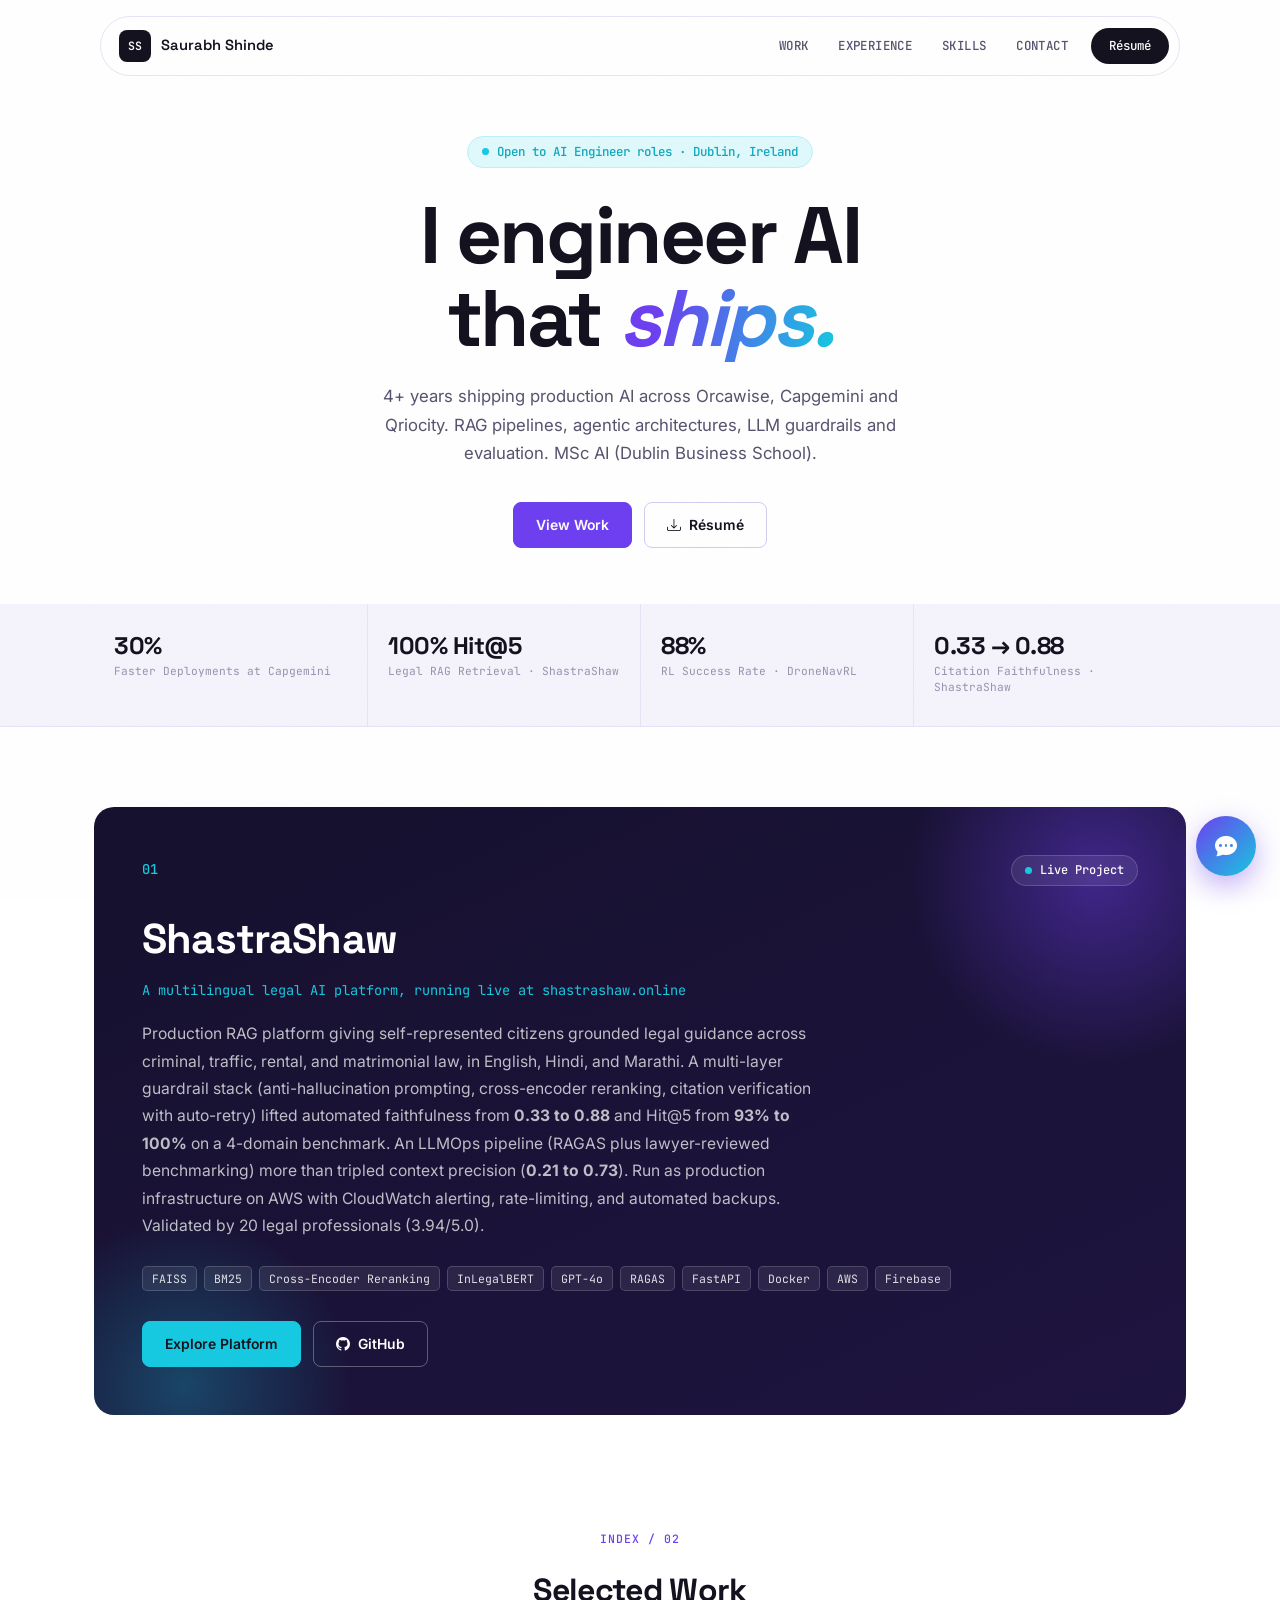
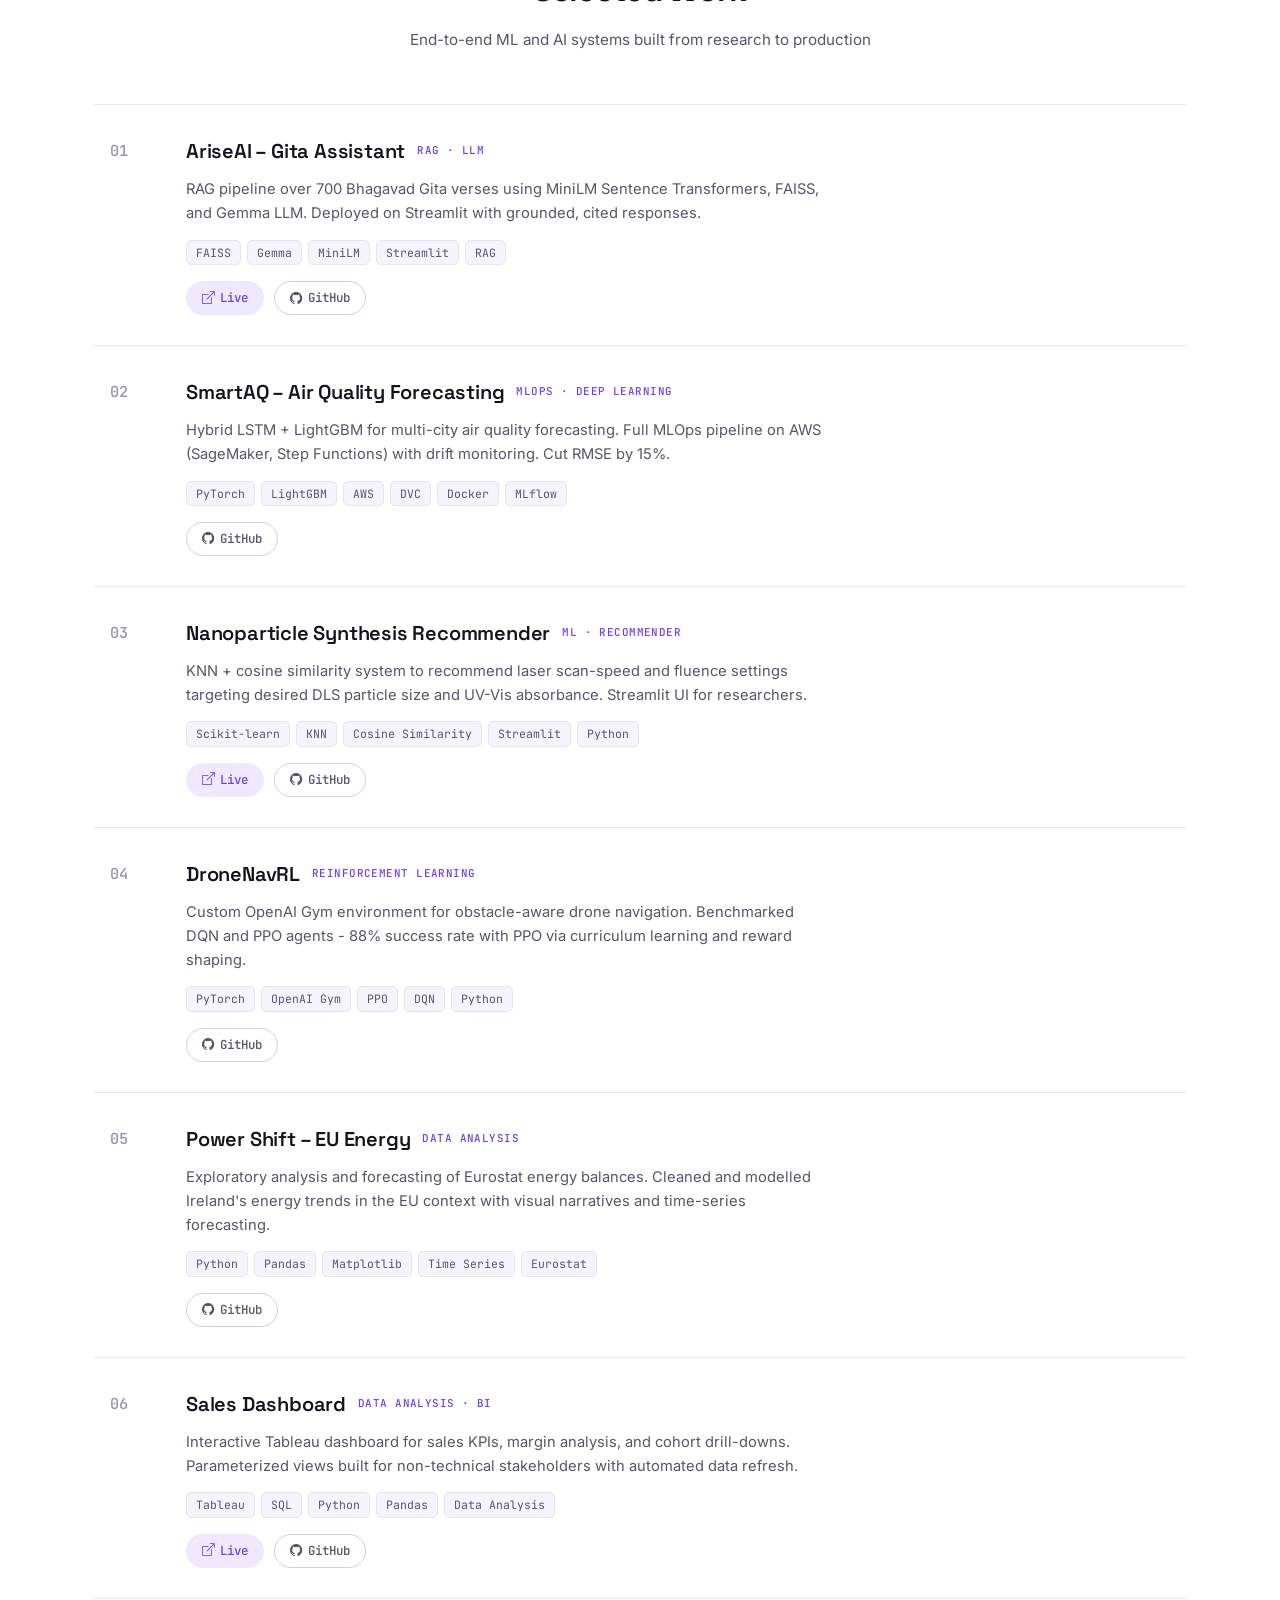
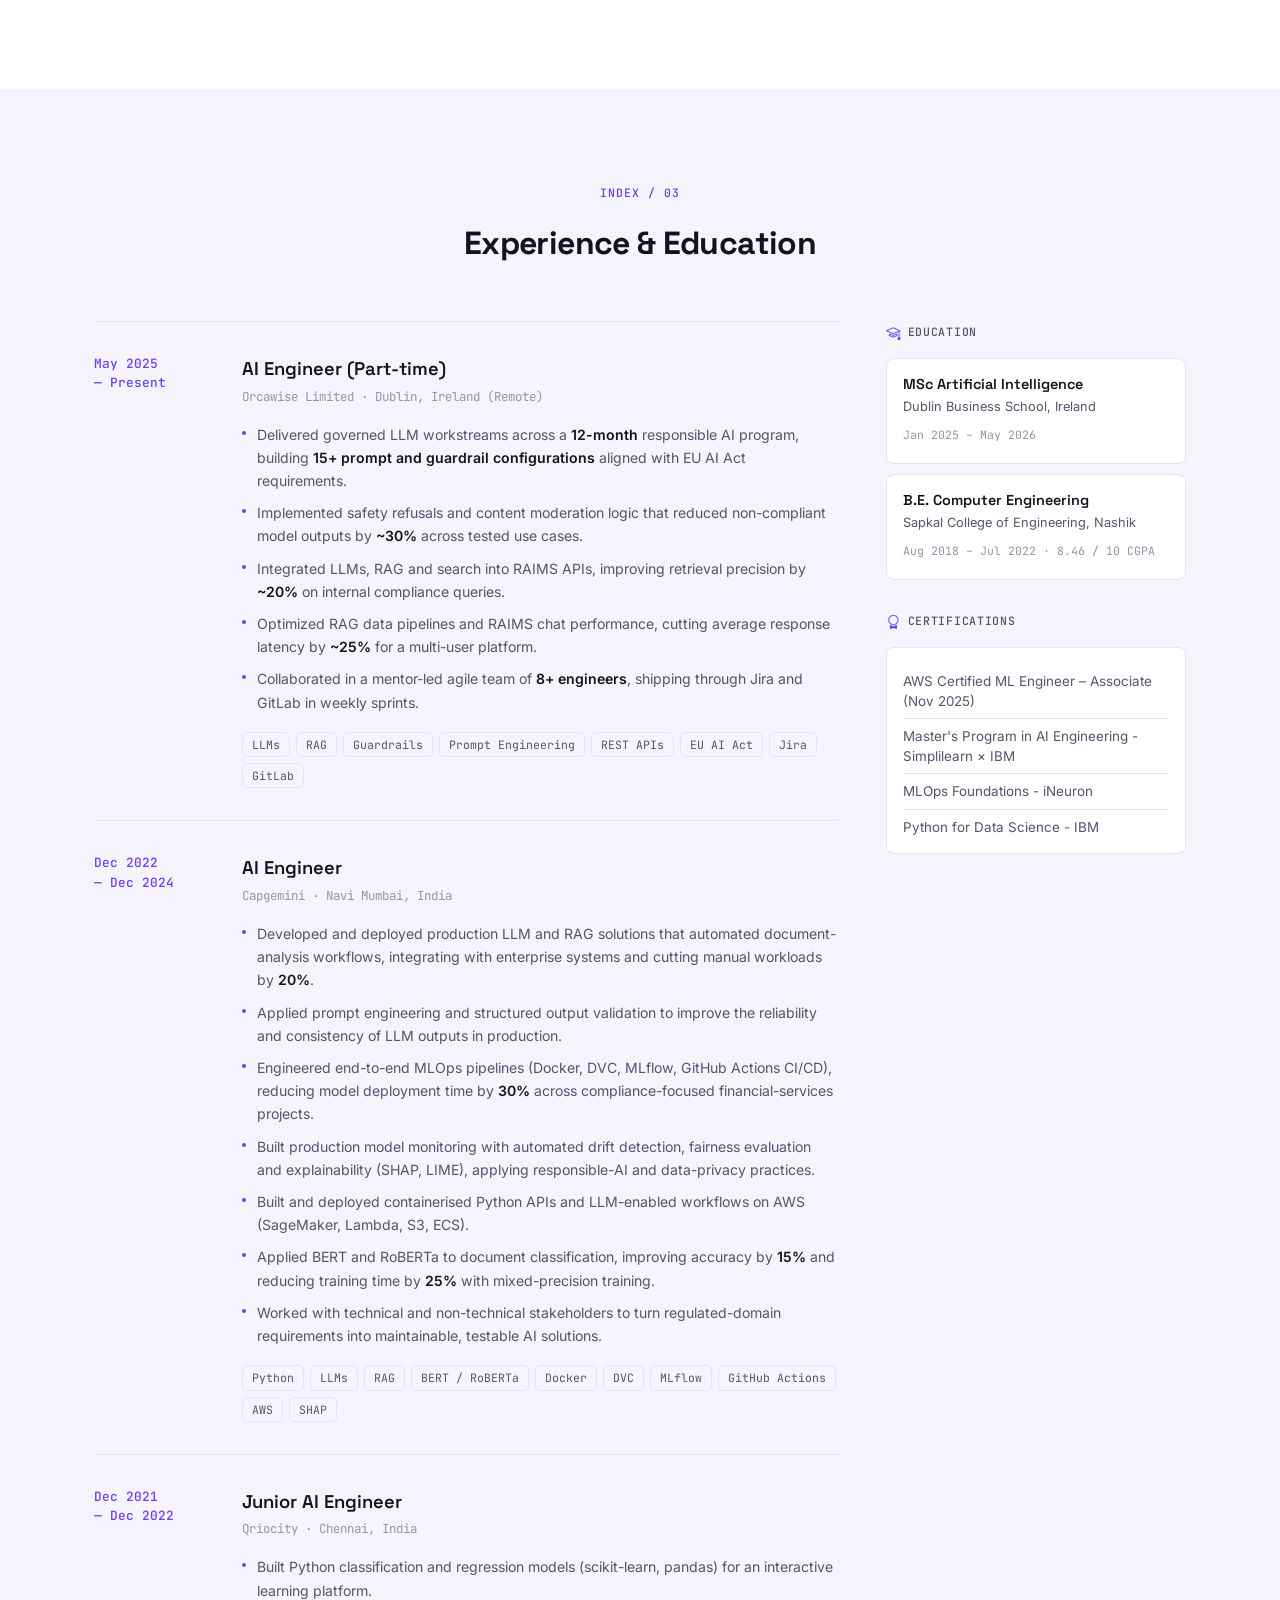
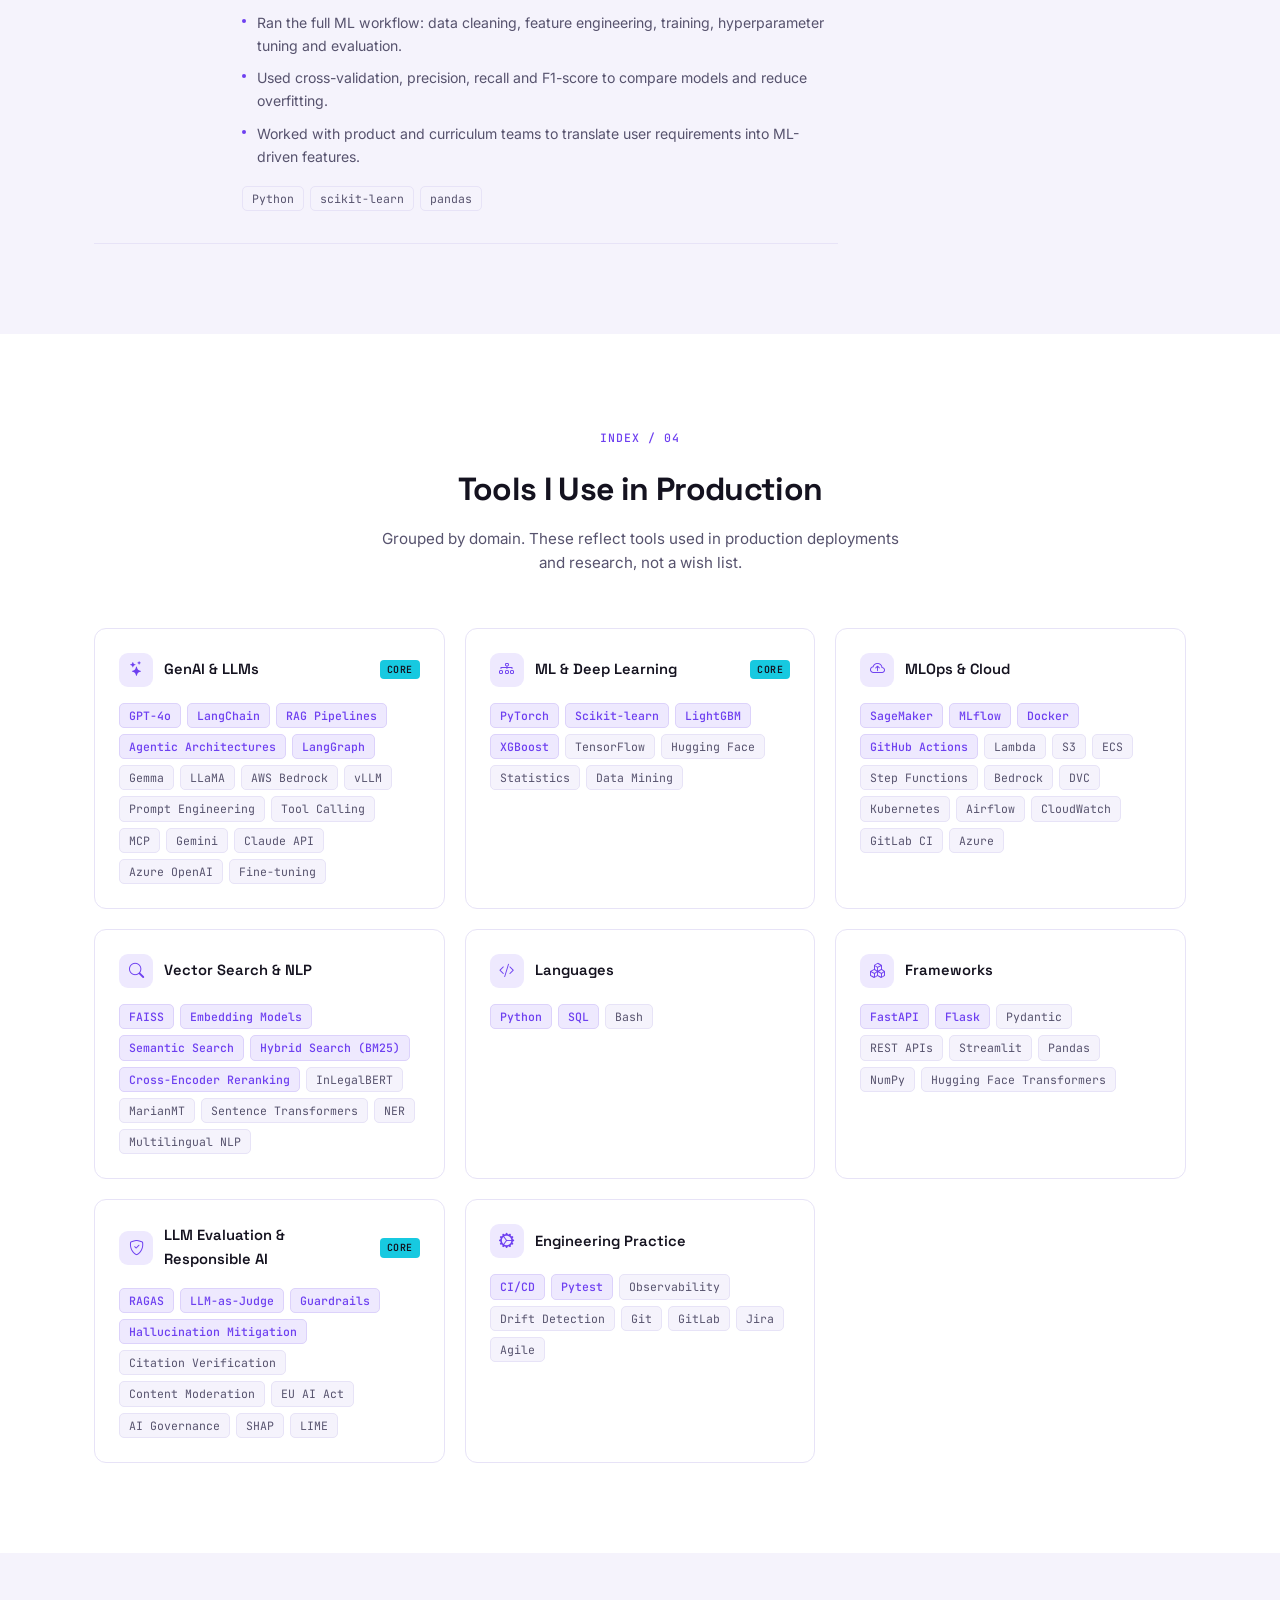
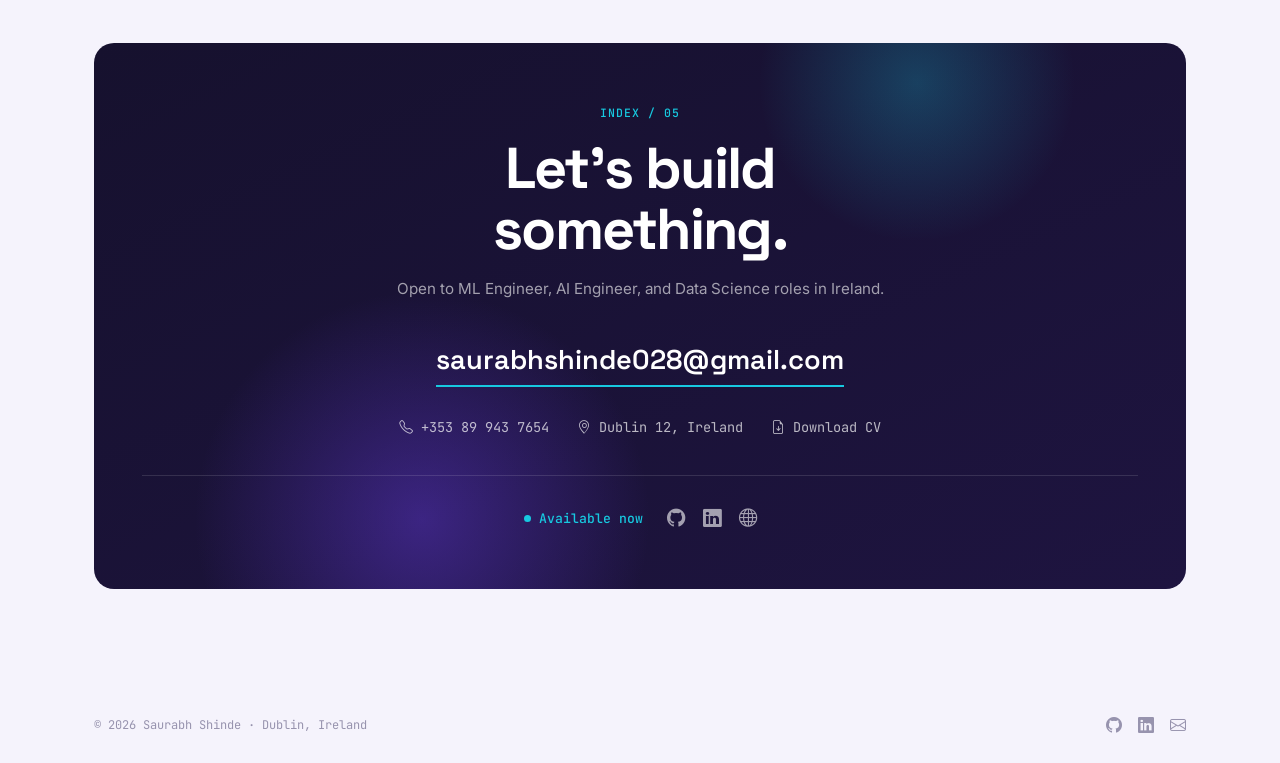
<file: index.html>
<!DOCTYPE html>
<html lang="en">

<head>
  <meta charset="utf-8">
  <meta name="viewport" content="width=device-width, initial-scale=1.0">
  <title>Saurabh Shinde | ML Engineer</title>
  <meta name="description" content="AI Engineer with 4+ years building production RAG pipelines, agentic AI, LLM evaluation, and end-to-end ML systems. Based in Dublin, Ireland.">
  <meta name="keywords" content="ML Engineer, AI Engineer, RAG, LLM, PyTorch, AWS, Dublin, Ireland">

  <!-- Google Fonts: Space Grotesk (display), Inter (body), JetBrains Mono (accents) -->
  <link rel="preconnect" href="https://fonts.googleapis.com">
  <link rel="preconnect" href="https://fonts.gstatic.com" crossorigin>
  <link href="https://fonts.googleapis.com/css2?family=Space+Grotesk:wght@500;600;700&family=Inter:wght@400;500;600;700&family=JetBrains+Mono:wght@400;500;600&display=swap" rel="stylesheet">

  <!-- Bootstrap Icons -->
  <link href="assets/vendor/bootstrap-icons/bootstrap-icons.css" rel="stylesheet">

  <!-- AOS -->
  <link href="assets/vendor/aos/aos.css" rel="stylesheet">

  <!-- Main CSS -->
  <link href="assets/css/style.css" rel="stylesheet">
</head>

<body>

  <!-- ======= Navbar ======= -->
  <header id="navbar">
    <div class="nav-container">
      <a href="#home" class="nav-logo">
        <span class="logo-initials">SS</span>
        <span class="logo-name">Saurabh Shinde</span>
      </a>
      <nav class="nav-links" id="nav-links">
        <a href="#projects" class="nav-item">Work</a>
        <a href="#experience" class="nav-item">Experience</a>
        <a href="#skills" class="nav-item">Skills</a>
        <a href="#contact" class="nav-item">Contact</a>
        <a href="https://github.com/saurabh-028/saurabh-028/raw/main/dist/Saurabh_Shinde_AI_Engineer_Resume.pdf" class="btn-cv" id="cv-btn" target="_blank" rel="noopener">Résumé</a>
      </nav>
      <button class="mobile-toggle" id="mobile-toggle" aria-label="Toggle menu">
        <i class="bi bi-list"></i>
      </button>
    </div>
    <!-- Mobile menu -->
    <div class="mobile-menu" id="mobile-menu">
      <a href="#projects" class="mobile-link">Work</a>
      <a href="#experience" class="mobile-link">Experience</a>
      <a href="#skills" class="mobile-link">Skills</a>
      <a href="#contact" class="mobile-link">Contact</a>
      <a href="https://github.com/saurabh-028/saurabh-028/raw/main/dist/Saurabh_Shinde_AI_Engineer_Resume.pdf" class="btn-cv mobile-cv" target="_blank" rel="noopener">Résumé</a>
    </div>
  </header>

  <!-- ======= Hero ======= -->
  <section id="home" class="hero">
    <div class="hero-container">
      <div class="hero-text">
        <span class="hero-badge">
          <span class="badge-dot"></span>
          Open to AI Engineer roles · Dublin, Ireland
        </span>
        <h1 class="hero-headline">I engineer AI<br>that <span class="ink-accent">ships.</span></h1>
        <p class="hero-sub">
          4+ years shipping production AI across Orcawise, Capgemini and Qriocity. RAG pipelines,
          agentic architectures, LLM guardrails and evaluation. MSc AI (Dublin Business School).
        </p>
        <div class="hero-ctas">
          <a href="#projects" class="btn-primary">View Work</a>
          <a href="https://github.com/saurabh-028/saurabh-028/raw/main/dist/Saurabh_Shinde_AI_Engineer_Resume.pdf" class="btn-secondary" id="cv-hero" target="_blank" rel="noopener">
            <i class="bi bi-download"></i> Résumé
          </a>
        </div>
      </div>
    </div>

    <!-- Stat bar -->
    <div class="stat-bar">
      <div class="section-container stat-bar-inner">
        <div class="stat-cell">
          <span class="stat-number" data-count="30" data-suffix="%">30%</span>
          <span class="stat-label">Faster Deployments at Capgemini</span>
        </div>
        <div class="stat-cell">
          <span class="stat-number">100% Hit@5</span>
          <span class="stat-label">Legal RAG Retrieval · ShastraShaw</span>
        </div>
        <div class="stat-cell">
          <span class="stat-number" data-count="88" data-suffix="%">88%</span>
          <span class="stat-label">RL Success Rate · DroneNavRL</span>
        </div>
        <div class="stat-cell">
          <span class="stat-number">0.33 → 0.88</span>
          <span class="stat-label">Citation Faithfulness · ShastraShaw</span>
        </div>
      </div>
    </div>
  </section>

  <!-- ======= Featured Project: ShastraShaw ======= -->
  <section id="featured" class="featured-section">
    <div class="section-container">
      <div class="featured-card" data-aos="fade-up">
        <div class="featured-card-inner">
          <div class="featured-info">
            <div class="featured-eyebrow">
              <span class="index-num">01</span>
              <span class="live-pill"><span class="badge-dot"></span> Live Project</span>
            </div>
            <h3 class="featured-title">ShastraShaw</h3>
            <p class="featured-tagline">A multilingual legal AI platform, running live at shastrashaw.online</p>
            <p class="featured-desc">
              Production RAG platform giving self-represented citizens grounded legal guidance across criminal,
              traffic, rental, and matrimonial law, in English, Hindi, and Marathi. A multi-layer guardrail stack
              (anti-hallucination prompting, cross-encoder reranking, citation verification with auto-retry) lifted
              automated faithfulness from <strong>0.33 to 0.88</strong> and Hit@5 from <strong>93% to 100%</strong>
              on a 4-domain benchmark. An LLMOps pipeline (RAGAS plus lawyer-reviewed benchmarking) more than tripled
              context precision (<strong>0.21 to 0.73</strong>). Run as production infrastructure on AWS with
              CloudWatch alerting, rate-limiting, and automated backups. Validated by 20 legal professionals (3.94/5.0).
            </p>
            <div class="featured-tags">
              <span class="tag">FAISS</span>
              <span class="tag">BM25</span>
              <span class="tag">Cross-Encoder Reranking</span>
              <span class="tag">InLegalBERT</span>
              <span class="tag">GPT-4o</span>
              <span class="tag">RAGAS</span>
              <span class="tag">FastAPI</span>
              <span class="tag">Docker</span>
              <span class="tag">AWS</span>
              <span class="tag">Firebase</span>
            </div>
            <div class="featured-actions">
              <a href="https://shastrashaw.online" target="_blank" class="btn-primary">Explore Platform</a>
              <a href="https://github.com/saurabh-028/rag-indian-law" target="_blank" class="btn-outline">
                <i class="bi bi-github"></i> GitHub
              </a>
            </div>
          </div>
        </div>
      </div>
    </div>
  </section>

  <!-- ======= Projects (Index) ======= -->
  <section id="projects" class="projects-section">
    <div class="section-container">
      <div class="section-header" data-aos="fade-up">
        <span class="section-tag">Index / 02</span>
        <h2 class="section-title">Selected Work</h2>
        <p class="section-sub">End-to-end ML and AI systems built from research to production</p>
      </div>

      <div class="index-list">

        <!-- AriseAI -->
        <div class="index-row" data-aos="fade-up">
          <span class="index-num">01</span>
          <div class="index-body">
            <div class="index-head">
              <h3 class="index-title">AriseAI – Gita Assistant</h3>
              <span class="project-type">RAG · LLM</span>
            </div>
            <p class="index-desc">RAG pipeline over 700 Bhagavad Gita verses using MiniLM Sentence Transformers, FAISS, and Gemma LLM. Deployed on Streamlit with grounded, cited responses.</p>
            <div class="index-tags">
              <span class="tag">FAISS</span>
              <span class="tag">Gemma</span>
              <span class="tag">MiniLM</span>
              <span class="tag">Streamlit</span>
              <span class="tag">RAG</span>
            </div>
            <div class="index-actions">
              <a href="https://ariseaio.streamlit.app/" target="_blank" class="index-action index-action-live"><i class="bi bi-box-arrow-up-right"></i> Live</a>
              <a href="https://github.com/saurabh-028/AriseAI-RAG-Powered-Conversational-Assistant-for-the-Bhagavad-Gita" target="_blank" class="index-action"><i class="bi bi-github"></i> GitHub</a>
            </div>
          </div>
        </div>

        <!-- SmartAQ -->
        <div class="index-row" data-aos="fade-up">
          <span class="index-num">02</span>
          <div class="index-body">
            <div class="index-head">
              <h3 class="index-title">SmartAQ – Air Quality Forecasting</h3>
              <span class="project-type">MLOps · Deep Learning</span>
            </div>
            <p class="index-desc">Hybrid LSTM + LightGBM for multi-city air quality forecasting. Full MLOps pipeline on AWS (SageMaker, Step Functions) with drift monitoring. Cut RMSE by 15%.</p>
            <div class="index-tags">
              <span class="tag">PyTorch</span>
              <span class="tag">LightGBM</span>
              <span class="tag">AWS</span>
              <span class="tag">DVC</span>
              <span class="tag">Docker</span>
              <span class="tag">MLflow</span>
            </div>
            <div class="index-actions">
              <a href="https://github.com/saurabh-028" target="_blank" class="index-action"><i class="bi bi-github"></i> GitHub</a>
            </div>
          </div>
        </div>

        <!-- Nanoparticle Synthesis Recommender -->
        <div class="index-row" data-aos="fade-up">
          <span class="index-num">03</span>
          <div class="index-body">
            <div class="index-head">
              <h3 class="index-title">Nanoparticle Synthesis Recommender</h3>
              <span class="project-type">ML · Recommender</span>
            </div>
            <p class="index-desc">KNN + cosine similarity system to recommend laser scan-speed and fluence settings targeting desired DLS particle size and UV-Vis absorbance. Streamlit UI for researchers.</p>
            <div class="index-tags">
              <span class="tag">Scikit-learn</span>
              <span class="tag">KNN</span>
              <span class="tag">Cosine Similarity</span>
              <span class="tag">Streamlit</span>
              <span class="tag">Python</span>
            </div>
            <div class="index-actions">
              <a href="https://npsynth.streamlit.app/" target="_blank" class="index-action index-action-live"><i class="bi bi-box-arrow-up-right"></i> Live</a>
              <a href="https://github.com/saurabh-028/Nanoparticle-Synthesis-Recommender-System" target="_blank" class="index-action"><i class="bi bi-github"></i> GitHub</a>
            </div>
          </div>
        </div>

        <!-- DroneNavRL -->
        <div class="index-row" data-aos="fade-up">
          <span class="index-num">04</span>
          <div class="index-body">
            <div class="index-head">
              <h3 class="index-title">DroneNavRL</h3>
              <span class="project-type">Reinforcement Learning</span>
            </div>
            <p class="index-desc">Custom OpenAI Gym environment for obstacle-aware drone navigation. Benchmarked DQN and PPO agents - 88% success rate with PPO via curriculum learning and reward shaping.</p>
            <div class="index-tags">
              <span class="tag">PyTorch</span>
              <span class="tag">OpenAI Gym</span>
              <span class="tag">PPO</span>
              <span class="tag">DQN</span>
              <span class="tag">Python</span>
            </div>
            <div class="index-actions">
              <a href="https://github.com/saurabh-028/DroneNavRL-Autonomous-Drone-Delivery-Optimization" target="_blank" class="index-action"><i class="bi bi-github"></i> GitHub</a>
            </div>
          </div>
        </div>

        <!-- Power Shift -->
        <div class="index-row" data-aos="fade-up">
          <span class="index-num">05</span>
          <div class="index-body">
            <div class="index-head">
              <h3 class="index-title">Power Shift – EU Energy</h3>
              <span class="project-type">Data Analysis</span>
            </div>
            <p class="index-desc">Exploratory analysis and forecasting of Eurostat energy balances. Cleaned and modelled Ireland's energy trends in the EU context with visual narratives and time-series forecasting.</p>
            <div class="index-tags">
              <span class="tag">Python</span>
              <span class="tag">Pandas</span>
              <span class="tag">Matplotlib</span>
              <span class="tag">Time Series</span>
              <span class="tag">Eurostat</span>
            </div>
            <div class="index-actions">
              <a href="https://github.com/saurabh-028/Power-Shift-Forecasting-and-Analyzing-Irelands-Energy-Future-in-the-EU" target="_blank" class="index-action"><i class="bi bi-github"></i> GitHub</a>
            </div>
          </div>
        </div>

        <!-- Sales Dashboard -->
        <div class="index-row" data-aos="fade-up">
          <span class="index-num">06</span>
          <div class="index-body">
            <div class="index-head">
              <h3 class="index-title">Sales Dashboard</h3>
              <span class="project-type">Data Analysis · BI</span>
            </div>
            <p class="index-desc">Interactive Tableau dashboard for sales KPIs, margin analysis, and cohort drill-downs. Parameterized views built for non-technical stakeholders with automated data refresh.</p>
            <div class="index-tags">
              <span class="tag">Tableau</span>
              <span class="tag">SQL</span>
              <span class="tag">Python</span>
              <span class="tag">Pandas</span>
              <span class="tag">Data Analysis</span>
            </div>
            <div class="index-actions">
              <a href="https://public.tableau.com/views/StoreSales_16501966495450/Dashboard1?:language=en-GB&:sid=&:redirect=auth&:display_count=n&:origin=viz_share_link" target="_blank" class="index-action index-action-live"><i class="bi bi-box-arrow-up-right"></i> Live</a>
              <a href="https://github.com/saurabh-028" target="_blank" class="index-action"><i class="bi bi-github"></i> GitHub</a>
            </div>
          </div>
        </div>

      </div>
    </div>
  </section>

  <!-- ======= Experience & Education ======= -->
  <section id="experience" class="experience-section">
    <div class="section-container">
      <div class="section-header" data-aos="fade-up">
        <span class="section-tag">Index / 03</span>
        <h2 class="section-title">Experience &amp; Education</h2>
      </div>

      <div class="exp-edu-layout">

        <!-- Left column: Professional Experience -->
        <div class="exp-timeline" data-aos="fade-up">

          <!-- RESUME:EXPERIENCE:START (generated from data/resume.json, do not edit by hand) -->
          <div class="exp-card">
            <div class="exp-years">May 2025<br>— Present</div>
            <div class="exp-content">
              <div class="exp-header">
                <div>
                  <h3 class="exp-role">AI Engineer (Part-time)</h3>
                  <p class="exp-company">Orcawise Limited · Dublin, Ireland (Remote)</p>
                </div>
              </div>
              <ul class="exp-bullets">
                <li>Delivered governed LLM workstreams across a <strong>12-month</strong> responsible AI program, building <strong>15+ prompt and guardrail configurations</strong> aligned with EU AI Act requirements.</li>
                <li>Implemented safety refusals and content moderation logic that reduced non-compliant model outputs by <strong>~30%</strong> across tested use cases.</li>
                <li>Integrated LLMs, RAG and search into RAIMS APIs, improving retrieval precision by <strong>~20%</strong> on internal compliance queries.</li>
                <li>Optimized RAG data pipelines and RAIMS chat performance, cutting average response latency by <strong>~25%</strong> for a multi-user platform.</li>
                <li>Collaborated in a mentor-led agile team of <strong>8+ engineers</strong>, shipping through Jira and GitLab in weekly sprints.</li>
              </ul>
              <div class="exp-tags">
                <span class="tag">LLMs</span>
                <span class="tag">RAG</span>
                <span class="tag">Guardrails</span>
                <span class="tag">Prompt Engineering</span>
                <span class="tag">REST APIs</span>
                <span class="tag">EU AI Act</span>
                <span class="tag">Jira</span>
                <span class="tag">GitLab</span>
              </div>
            </div>
          </div>

          <div class="exp-card">
            <div class="exp-years">Dec 2022<br>— Dec 2024</div>
            <div class="exp-content">
              <div class="exp-header">
                <div>
                  <h3 class="exp-role">AI Engineer</h3>
                  <p class="exp-company">Capgemini · Navi Mumbai, India</p>
                </div>
              </div>
              <ul class="exp-bullets">
                <li>Developed and deployed production LLM and RAG solutions that automated document-analysis workflows, integrating with enterprise systems and cutting manual workloads by <strong>20%</strong>.</li>
                <li>Applied prompt engineering and structured output validation to improve the reliability and consistency of LLM outputs in production.</li>
                <li>Engineered end-to-end MLOps pipelines (Docker, DVC, MLflow, GitHub Actions CI/CD), reducing model deployment time by <strong>30%</strong> across compliance-focused financial-services projects.</li>
                <li>Built production model monitoring with automated drift detection, fairness evaluation and explainability (SHAP, LIME), applying responsible-AI and data-privacy practices.</li>
                <li>Built and deployed containerised Python APIs and LLM-enabled workflows on AWS (SageMaker, Lambda, S3, ECS).</li>
                <li>Applied BERT and RoBERTa to document classification, improving accuracy by <strong>15%</strong> and reducing training time by <strong>25%</strong> with mixed-precision training.</li>
                <li>Worked with technical and non-technical stakeholders to turn regulated-domain requirements into maintainable, testable AI solutions.</li>
              </ul>
              <div class="exp-tags">
                <span class="tag">Python</span>
                <span class="tag">LLMs</span>
                <span class="tag">RAG</span>
                <span class="tag">BERT / RoBERTa</span>
                <span class="tag">Docker</span>
                <span class="tag">DVC</span>
                <span class="tag">MLflow</span>
                <span class="tag">GitHub Actions</span>
                <span class="tag">AWS</span>
                <span class="tag">SHAP</span>
              </div>
            </div>
          </div>

          <div class="exp-card">
            <div class="exp-years">Dec 2021<br>— Dec 2022</div>
            <div class="exp-content">
              <div class="exp-header">
                <div>
                  <h3 class="exp-role">Junior AI Engineer</h3>
                  <p class="exp-company">Qriocity · Chennai, India</p>
                </div>
              </div>
              <ul class="exp-bullets">
                <li>Built Python classification and regression models (scikit-learn, pandas) for an interactive learning platform.</li>
                <li>Ran the full ML workflow: data cleaning, feature engineering, training, hyperparameter tuning and evaluation.</li>
                <li>Used cross-validation, precision, recall and F1-score to compare models and reduce overfitting.</li>
                <li>Worked with product and curriculum teams to translate user requirements into ML-driven features.</li>
              </ul>
              <div class="exp-tags">
                <span class="tag">Python</span>
                <span class="tag">scikit-learn</span>
                <span class="tag">pandas</span>
              </div>
            </div>
          </div>
          <!-- RESUME:EXPERIENCE:END -->

        </div>

        <!-- Right column: Work Auth + Education + Certs -->
        <div class="edu-sidebar" data-aos="fade-up" data-aos-delay="100">

          <div class="sidebar-block">
            <h4 class="sidebar-label"><i class="bi bi-mortarboard"></i> Education</h4>
            <div class="sidebar-card">
              <h5 class="edu-degree">MSc Artificial Intelligence</h5>
              <p class="edu-school">Dublin Business School, Ireland</p>
              <span class="edu-period">Jan 2025 – May 2026</span>
            </div>
            <div class="sidebar-card">
              <h5 class="edu-degree">B.E. Computer Engineering</h5>
              <p class="edu-school">Sapkal College of Engineering, Nashik</p>
              <span class="edu-period">Aug 2018 – Jul 2022 · 8.46 / 10 CGPA</span>
            </div>
          </div>

          <div class="sidebar-block">
            <h4 class="sidebar-label"><i class="bi bi-award"></i> Certifications</h4>
            <div class="sidebar-card">
              <p class="cert-item">AWS Certified ML Engineer – Associate (Nov 2025)</p>
              <p class="cert-item">Master's Program in AI Engineering - Simplilearn × IBM</p>
              <p class="cert-item">MLOps Foundations - iNeuron</p>
              <p class="cert-item">Python for Data Science - IBM</p>
            </div>
          </div>

        </div>
      </div>
    </div>
  </section>

  <!-- ======= Skills ======= -->
  <section id="skills" class="skills-section">
    <div class="section-container">
      <div class="section-header" data-aos="fade-up">
        <span class="section-tag">Index / 04</span>
        <h2 class="section-title">Tools I Use in Production</h2>
        <p class="section-sub">Grouped by domain. These reflect tools used in production deployments and research, not a wish list.</p>
      </div>

      <div class="skills-grid">

        <div class="skill-domain" data-aos="fade-up">
          <div class="domain-header">
            <div class="domain-icon"><i class="bi bi-stars"></i></div>
            <h4 class="domain-title">GenAI & LLMs</h4>
            <span class="domain-badge">Core</span>
          </div>
          <div class="skill-tags">
            <span class="tag tag-core">GPT-4o</span>
            <span class="tag tag-core">LangChain</span>
            <span class="tag tag-core">RAG Pipelines</span>
            <span class="tag tag-core">Agentic Architectures</span>
            <span class="tag tag-core">LangGraph</span>
            <span class="tag">Gemma</span>
            <span class="tag">LLaMA</span>
            <span class="tag">AWS Bedrock</span>
            <span class="tag">vLLM</span>
            <span class="tag">Prompt Engineering</span>
            <span class="tag">Tool Calling</span>
            <span class="tag">MCP</span>
            <span class="tag">Gemini</span>
            <span class="tag">Claude API</span>
            <span class="tag">Azure OpenAI</span>
            <span class="tag">Fine-tuning</span>
          </div>
        </div>

        <div class="skill-domain" data-aos="fade-up" data-aos-delay="50">
          <div class="domain-header">
            <div class="domain-icon"><i class="bi bi-diagram-3"></i></div>
            <h4 class="domain-title">ML & Deep Learning</h4>
            <span class="domain-badge">Core</span>
          </div>
          <div class="skill-tags">
            <span class="tag tag-core">PyTorch</span>
            <span class="tag tag-core">Scikit-learn</span>
            <span class="tag tag-core">LightGBM</span>
            <span class="tag tag-core">XGBoost</span>
            <span class="tag">TensorFlow</span>
            <span class="tag">Hugging Face</span>
            <span class="tag">Statistics</span>
            <span class="tag">Data Mining</span>
          </div>
        </div>

        <div class="skill-domain" data-aos="fade-up" data-aos-delay="100">
          <div class="domain-header">
            <div class="domain-icon"><i class="bi bi-cloud-arrow-up"></i></div>
            <h4 class="domain-title">MLOps & Cloud</h4>
          </div>
          <div class="skill-tags">
            <span class="tag tag-core">SageMaker</span>
            <span class="tag tag-core">MLflow</span>
            <span class="tag tag-core">Docker</span>
            <span class="tag tag-core">GitHub Actions</span>
            <span class="tag">Lambda</span>
            <span class="tag">S3</span>
            <span class="tag">ECS</span>
            <span class="tag">Step Functions</span>
            <span class="tag">Bedrock</span>
            <span class="tag">DVC</span>
            <span class="tag">Kubernetes</span>
            <span class="tag">Airflow</span>
            <span class="tag">CloudWatch</span>
            <span class="tag">GitLab CI</span>
            <span class="tag">Azure</span>
          </div>
        </div>

        <div class="skill-domain" data-aos="fade-up" data-aos-delay="150">
          <div class="domain-header">
            <div class="domain-icon"><i class="bi bi-search"></i></div>
            <h4 class="domain-title">Vector Search & NLP</h4>
          </div>
          <div class="skill-tags">
            <span class="tag tag-core">FAISS</span>
            <span class="tag tag-core">Embedding Models</span>
            <span class="tag tag-core">Semantic Search</span>
            <span class="tag tag-core">Hybrid Search (BM25)</span>
            <span class="tag tag-core">Cross-Encoder Reranking</span>
            <span class="tag">InLegalBERT</span>
            <span class="tag">MarianMT</span>
            <span class="tag">Sentence Transformers</span>
            <span class="tag">NER</span>
            <span class="tag">Multilingual NLP</span>
          </div>
        </div>

        <div class="skill-domain" data-aos="fade-up">
          <div class="domain-header">
            <div class="domain-icon"><i class="bi bi-code-slash"></i></div>
            <h4 class="domain-title">Languages</h4>
          </div>
          <div class="skill-tags">
            <span class="tag tag-core">Python</span>
            <span class="tag tag-core">SQL</span>
            <span class="tag">Bash</span>
          </div>
        </div>

        <div class="skill-domain" data-aos="fade-up" data-aos-delay="50">
          <div class="domain-header">
            <div class="domain-icon"><i class="bi bi-boxes"></i></div>
            <h4 class="domain-title">Frameworks</h4>
          </div>
          <div class="skill-tags">
            <span class="tag tag-core">FastAPI</span>
            <span class="tag tag-core">Flask</span>
            <span class="tag">Pydantic</span>
            <span class="tag">REST APIs</span>
            <span class="tag">Streamlit</span>
            <span class="tag">Pandas</span>
            <span class="tag">NumPy</span>
            <span class="tag">Hugging Face Transformers</span>
          </div>
        </div>

        <div class="skill-domain" data-aos="fade-up">
          <div class="domain-header">
            <div class="domain-icon"><i class="bi bi-shield-check"></i></div>
            <h4 class="domain-title">LLM Evaluation & Responsible AI</h4>
            <span class="domain-badge">Core</span>
          </div>
          <div class="skill-tags">
            <span class="tag tag-core">RAGAS</span>
            <span class="tag tag-core">LLM-as-Judge</span>
            <span class="tag tag-core">Guardrails</span>
            <span class="tag tag-core">Hallucination Mitigation</span>
            <span class="tag">Citation Verification</span>
            <span class="tag">Content Moderation</span>
            <span class="tag">EU AI Act</span>
            <span class="tag">AI Governance</span>
            <span class="tag">SHAP</span>
            <span class="tag">LIME</span>
          </div>
        </div>

        <div class="skill-domain" data-aos="fade-up" data-aos-delay="50">
          <div class="domain-header">
            <div class="domain-icon"><i class="bi bi-gear-wide-connected"></i></div>
            <h4 class="domain-title">Engineering Practice</h4>
          </div>
          <div class="skill-tags">
            <span class="tag tag-core">CI/CD</span>
            <span class="tag tag-core">Pytest</span>
            <span class="tag">Observability</span>
            <span class="tag">Drift Detection</span>
            <span class="tag">Git</span>
            <span class="tag">GitLab</span>
            <span class="tag">Jira</span>
            <span class="tag">Agile</span>
          </div>
        </div>

      </div>
    </div>
  </section>

  <!-- ======= Contact ======= -->
  <section id="contact" class="contact-section">
    <div class="section-container">
      <div class="contact-panel" data-aos="fade-up">
        <span class="section-tag">Index / 05</span>
        <h2 class="contact-headline">Let's build<br>something.</h2>
        <p class="section-sub">Open to ML Engineer, AI Engineer, and Data Science roles in Ireland.</p>

        <a href="mailto:saurabhshinde028@gmail.com" class="contact-email">saurabhshinde028@gmail.com</a>

        <div class="contact-meta-row">
          <div class="contact-meta-item">
            <i class="bi bi-telephone"></i>
            <span>+353 89 943 7654</span>
          </div>
          <div class="contact-meta-item">
            <i class="bi bi-geo-alt"></i>
            <span>Dublin 12, Ireland</span>
          </div>
          <div class="contact-meta-item">
            <i class="bi bi-file-earmark-arrow-down"></i>
            <a href="https://github.com/saurabh-028/saurabh-028/raw/main/dist/Saurabh_Shinde_AI_Engineer_Resume.pdf" id="cv-link" target="_blank" rel="noopener">Download CV</a>
          </div>
        </div>

        <div class="contact-foot-row">
          <div class="availability-badge">
            <span class="avail-dot"></span>
            <span>Available now</span>
          </div>
          <div class="contact-social">
            <a href="https://github.com/saurabh-028" target="_blank" aria-label="GitHub"><i class="bi bi-github"></i></a>
            <a href="https://www.linkedin.com/in/saurabh-shinde-2022-sms/" target="_blank" aria-label="LinkedIn"><i class="bi bi-linkedin"></i></a>
            <a href="https://shastrashaw.online" target="_blank" aria-label="ShastraShaw"><i class="bi bi-globe"></i></a>
          </div>
        </div>
      </div>
    </div>
  </section>

  <!-- ======= Footer ======= -->
  <footer class="footer">
    <div class="footer-container">
      <p class="footer-copy">© 2026 Saurabh Shinde · Dublin, Ireland</p>
      <div class="footer-links">
        <a href="https://github.com/saurabh-028" target="_blank" aria-label="GitHub"><i class="bi bi-github"></i></a>
        <a href="https://www.linkedin.com/in/saurabh-shinde-2022-sms/" target="_blank" aria-label="LinkedIn"><i class="bi bi-linkedin"></i></a>
        <a href="mailto:saurabhshinde028@gmail.com" aria-label="Email"><i class="bi bi-envelope"></i></a>
      </div>
    </div>
  </footer>

  <!-- Back to top -->
  <a href="#home" class="back-to-top" id="back-to-top" aria-label="Back to top">
    <i class="bi bi-arrow-up"></i>
  </a>

  <!-- ======= Chat Widget ======= -->
  <div class="chat-widget">
    <button class="chat-fab" id="chat-fab" aria-label="Ask about Saurabh" aria-expanded="false">
      <i class="bi bi-chat-dots-fill"></i>
    </button>

    <div class="chat-panel" id="chat-panel" role="dialog" aria-label="Chat with Saurabh's AI assistant">
      <div class="chat-header">
        <div class="chat-header-info">
          <span class="chat-avatar"><i class="bi bi-stars"></i></span>
          <div>
            <h4 class="chat-title">Ask about Saurabh</h4>
            <span class="chat-subtitle"><span class="badge-dot"></span> AI Assistant</span>
          </div>
        </div>
        <button class="chat-close" id="chat-close" aria-label="Close chat"><i class="bi bi-x-lg"></i></button>
      </div>

      <div class="chat-messages" id="chat-messages">
        <div class="chat-bubble chat-bubble-bot">
          Hi, I'm an AI assistant trained on Saurabh's résumé, projects, and skills. Ask me anything —
          his experience with RAG pipelines, his tech stack, or whether he needs visa sponsorship.
        </div>
        <div class="chat-quick-replies">
          <button type="button" class="chat-chip" data-prompt="What's his experience with RAG pipelines?">RAG experience?</button>
          <button type="button" class="chat-chip" data-prompt="Does he need visa sponsorship?">Visa status?</button>
          <button type="button" class="chat-chip" data-prompt="What's his tech stack?">Tech stack?</button>
        </div>
      </div>

      <form class="chat-input-row" id="chat-form">
        <input type="text" class="chat-input" id="chat-input" placeholder="Ask a question…" autocomplete="off">
        <button type="submit" class="chat-send" aria-label="Send message"><i class="bi bi-send-fill"></i></button>
      </form>
    </div>
  </div>

  <!-- Scripts -->
  <script src="assets/vendor/aos/aos.js"></script>
  <script src="assets/js/main.js"></script>

</body>
</html>
</file>
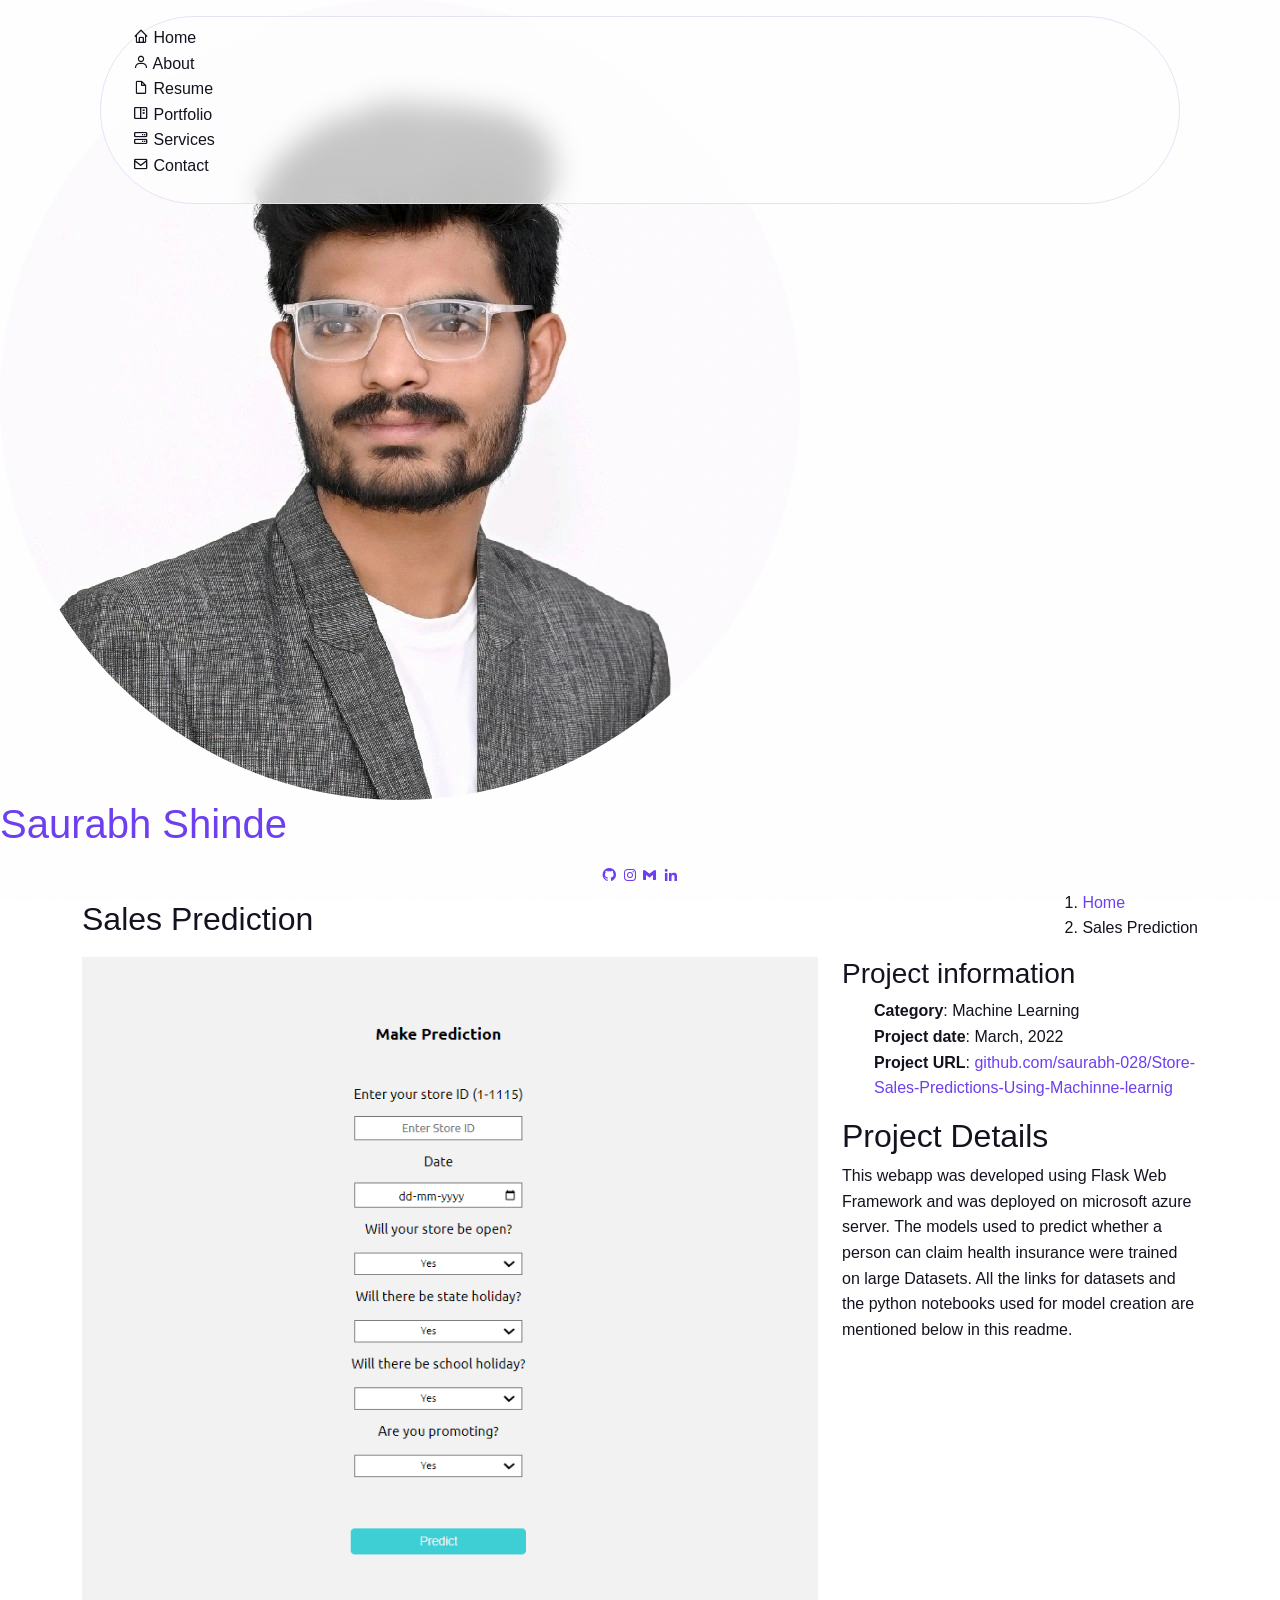
<file: Sales-Prediction.html>
<!DOCTYPE html>
<html lang="en">

  <head>
    <meta charset="utf-8">
    <meta content="width=device-width, initial-scale=1.0" name="viewport">
    <title>Sales Prediction</title>
    <meta content="" name="description">
    <meta content="" name="keywords">

    <!-- Favicons -->
    <link href="assets/img/favicon.png" rel="icon">
    <link href="assets/img/apple-touch-icon.png" rel="apple-touch-icon">

    <!-- Google Fonts -->
    <link
      href="https://fonts.googleapis.com/css?family=Open+Sans:300,300i,400,400i,600,600i,700,700i|Raleway:300,300i,400,400i,500,500i,600,600i,700,700i|Poppins:300,300i,400,400i,500,500i,600,600i,700,700i"
      rel="stylesheet">

    <!-- Vendor CSS Files -->
    <link href="assets/vendor/aos/aos.css" rel="stylesheet">
    <link href="assets/vendor/bootstrap/css/bootstrap.min.css" rel="stylesheet">
    <link href="assets/vendor/bootstrap-icons/bootstrap-icons.css"
      rel="stylesheet">
    <link href="assets/vendor/boxicons/css/boxicons.min.css" rel="stylesheet">
    <link href="assets/vendor/glightbox/css/glightbox.min.css" rel="stylesheet">
    <link href="assets/vendor/swiper/swiper-bundle.min.css" rel="stylesheet">
    <!-- Template Main CSS File -->
    <link href="assets/css/style.css" rel="stylesheet">

    <!-- =======================================================
  * Template Name: iPortfolio
  * Updated: May 30 2023 with Bootstrap v5.3.0
  * Template URL: https://bootstrapmade.com/iportfolio-bootstrap-portfolio-websites-template/
  * Author: BootstrapMade.com
  * License: https://bootstrapmade.com/license/
  ======================================================== -->
  </head>

  <body>

    <!-- ======= Mobile nav toggle button ======= -->
    <i class="bi bi-list mobile-nav-toggle d-xl-none"></i>

    <!-- ======= Header ======= -->
    <header id="header">
      <div class="d-flex flex-column">

        <div class="profile">
          <img src="assets/img/profile-img.jpg" alt="" class="img-fluid
            rounded-circle">
          <h1 class="text-light"><a href="index.html">Saurabh Shinde</a></h1>
          <div class="social-links mt-3 text-center">
            <!-- <a href="#" class="twitter"><i class="bx bxl-twitter"></i></a> -->
            <a href="https://github.com/saurabh-028" class="facebook"><i
                class="bx bxl-github"></i></a>
            <a href="#" class="instagram"><i class="bx bxl-instagram"></i></a>
            <a href="mailto: saurabhshinde028@gmail.com" class="google-plus"><i
                class="bx bxl-gmail"></i></a>
            <a href="https://www.linkedin.com/in/saurabh-shinde-2022-sms/"
              class="linkedin"><i
                class="bx bxl-linkedin"></i></a>
          </div>
        </div>

        <nav id="navbar" class="nav-menu navbar">
          <ul>
            <li><a href="#hero" class="nav-link scrollto active"><i class="bx
                  bx-home"></i> <span>Home</span></a></li>
            <li><a href="#about" class="nav-link scrollto"><i class="bx
                  bx-user"></i> <span>About</span></a></li>
            <li><a href="#resume" class="nav-link scrollto"><i class="bx
                  bx-file-blank"></i> <span>Resume</span></a></li>
            <li><a href="#portfolio" class="nav-link scrollto"><i class="bx
                  bx-book-content"></i>
                <span>Portfolio</span></a></li>
            <li><a href="#services" class="nav-link scrollto"><i class="bx
                  bx-server"></i> <span>Services</span></a></li>
            <li><a href="#contact" class="nav-link scrollto"><i class="bx
                  bx-envelope"></i> <span>Contact</span></a></li>
          </ul>
        </nav><!-- .nav-menu -->
      </div>
    </header><!-- End Header -->

    <main id="main">

      <!-- ======= Breadcrumbs ======= -->
      <section id="breadcrumbs" class="breadcrumbs">
        <div class="container">

          <div class="d-flex justify-content-between align-items-center">
            <h2>Sales Prediction</h2>
            <ol>
              <li><a href="index.html">Home</a></li>
              <li>Sales Prediction</li>
            </ol>
          </div>

        </div>
      </section><!-- End Breadcrumbs -->

      <!-- ======= Portfolio Details Section ======= -->
      <section id="portfolio-details" class="portfolio-details">
        <div class="container">

          <div class="row gy-4">

            <div class="col-lg-8">
              <div class="portfolio-details-slider swiper">
                <div class="swiper-wrapper align-items-center">

                  <div class="swiper-slide">
                    <img
                      src="assets/img/portfolio/sales-prediction/salse-details-1.png"
                      alt="">
                  </div>

                  <div class="swiper-slide">
                    <img
                      src="assets/img/portfolio/sales-prediction/sales-details-2.png"
                      alt="">
                  </div>

                  <div class="swiper-slide">
                    <img
                      src="assets/img/portfolio/sales-prediction/sales-details-3.png"
                      alt="">
                  </div>

                </div>
                <div class="swiper-pagination"></div>
              </div>
            </div>

            <div class="col-lg-4">
              <div class="portfolio-info">
                <h3>Project information</h3>
                <ul>
                  <li><strong>Category</strong>: Machine Learning</li>
                  <li><strong>Project date</strong>: March, 2022</li>
                  <li><strong>Project URL</strong>: <a
                      href="https://github.com/saurabh-028/Store-Sales-Predictions-Using-Machinne-learnig">github.com/saurabh-028/Store-Sales-Predictions-Using-Machinne-learnig</a>
                  </li>
                </ul>
              </div>
              <div class="portfolio-description">
                <h2>Project Details</h2>
                <p>
                  This webapp was developed using Flask Web Framework and was
                  deployed on microsoft azure server. The
                  models used to predict whether a person can claim health
                  insurance were trained on large Datasets. All
                  the links for datasets and the python notebooks used for model
                  creation are mentioned below in this
                  readme.
                </p>

              </div>
            </div>

          </div>

        </div>
      </section><!-- End Portfolio Details Section -->

    </main><!-- End #main -->

    <!-- ======= Footer ======= -->


    <a href="#" class="back-to-top d-flex align-items-center
      justify-content-center"><i
        class="bi bi-arrow-up-short"></i></a>

    <!-- Vendor JS Files -->
    <script src="assets/vendor/purecounter/purecounter_vanilla.js"></script>
    <script src="assets/vendor/aos/aos.js"></script>
    <script src="assets/vendor/bootstrap/js/bootstrap.bundle.min.js"></script>
    <script src="assets/vendor/glightbox/js/glightbox.min.js"></script>
    <script src="assets/vendor/isotope-layout/isotope.pkgd.min.js"></script>
    <script src="assets/vendor/swiper/swiper-bundle.min.js"></script>
    <script src="assets/vendor/typed.js/typed.umd.js"></script>
    <script src="assets/vendor/waypoints/noframework.waypoints.js"></script>
    <script src="assets/vendor/php-email-form/validate.js"></script>

    <!-- Template Main JS File -->
    <script src="assets/js/main.js"></script>

  </body>

</html>
</file>
<file: assets/css/style.css>
/* ===================================================
   SAURABH SHINDE — PORTFOLIO
   Vibrant Tech Theme — indigo/violet + electric cyan,
   bold display type, mono accents, index-style project list.
   =================================================== */

:root {
  --bg:             #FFFFFF;
  --bg-alt:         #F5F3FC;
  --surface:        #FFFFFF;
  --ink:            #14121F;
  --ink-2:          #57536E;
  --ink-3:          #9793AE;
  --line:           #E7E3F7;
  --line-strong:    #D3CCF0;
  --accent:         #6D3FF0;
  --accent-dark:    #5429D6;
  --accent-soft:    #EEE9FE;
  --accent-2:       #17C9E0;
  --accent-2-dark:  #0FA8BD;
  --accent-2-soft:  #DFF9FC;
  --green:          #17C9E0;
  --green-soft:     #DFF9FC;
  --tag-bg:         #F5F3FC;
  --tag-text:       #57536E;
  --tag-core-bg:    #EEE9FE;
  --tag-core-text:  #6D3FF0;
  --panel-bg:       #16112E;
  --panel-bg-2:     #1E1440;
  --shadow-sm:      0 1px 3px rgba(20,18,31,0.06);
  --shadow-md:      0 8px 24px rgba(109,63,240,0.12);
  --shadow-lg:      0 22px 50px rgba(109,63,240,0.16);
  --radius:         12px;
  --radius-sm:      8px;
  --radius-lg:      20px;
  --nav-height:     72px;
  --container:      1140px;
  --font-display:   'Space Grotesk', 'Inter', sans-serif;
  --font-body:      'Inter', -apple-system, sans-serif;
  --font-mono:      'JetBrains Mono', 'SFMono-Regular', monospace;
  --transition:     0.22s cubic-bezier(.4,0,.2,1);
}

/* --- Reset --- */
*, *::before, *::after { box-sizing: border-box; margin: 0; padding: 0; }
html { scroll-behavior: smooth; }
body {
  font-family: var(--font-body);
  background: var(--bg);
  color: var(--ink);
  line-height: 1.6;
  -webkit-font-smoothing: antialiased;
  position: relative;
}
/* subtle paper grain */
body::before {
  content: ''; position: fixed; inset: 0; z-index: 2000; pointer-events: none;
  opacity: 0.035; mix-blend-mode: multiply;
  background-image: url("data:image/svg+xml,%3Csvg xmlns='http://www.w3.org/2000/svg' width='120' height='120'%3E%3Cfilter id='n'%3E%3CfeTurbulence type='fractalNoise' baseFrequency='0.9' numOctaves='2' stitchTiles='stitch'/%3E%3C/filter%3E%3Crect width='100%25' height='100%25' filter='url(%23n)'/%3E%3C/svg%3E");
}
@media (prefers-reduced-motion: reduce) {
  html { scroll-behavior: auto; }
  *, *::before, *::after { animation-duration: 0.001ms !important; animation-iteration-count: 1 !important; transition-duration: 0.001ms !important; }
}
a { color: var(--accent); text-decoration: none; transition: color var(--transition); }
a:hover { color: var(--accent-dark); }
ul { list-style: none; }
img { max-width: 100%; display: block; }
h1, h2, h3, h4, h5 { font-family: var(--font-display); }

/* --- Layout --- */
.section-container { max-width: var(--container); margin: 0 auto; padding: 0 24px; }
.section-header { text-align: center; margin-bottom: 52px; }
.section-title { font-size: 2rem; font-weight: 700; color: var(--ink); letter-spacing: -0.02em; margin-bottom: 12px; }
.section-sub { font-family: var(--font-body); font-size: 0.95rem; color: var(--ink-2); max-width: 520px; margin: 0 auto; line-height: 1.6; }
.section-tag {
  display: inline-block; font-family: var(--font-mono); font-size: 0.72rem; font-weight: 500; letter-spacing: 0.08em;
  text-transform: uppercase; color: var(--accent); margin-bottom: 16px;
}

/* --- Tags --- */
.tag {
  display: inline-flex; align-items: center; font-family: var(--font-mono); font-size: 0.72rem; font-weight: 400;
  background: var(--tag-bg); color: var(--tag-text); border: 1px solid var(--line);
  border-radius: 5px; padding: 3px 9px; line-height: 1.5; white-space: nowrap;
}
.tag-core { background: var(--tag-core-bg); color: var(--tag-core-text); border-color: #DCD2FB; font-weight: 500; }

/* --- Buttons --- */
.btn-primary {
  display: inline-flex; align-items: center; gap: 8px; font-size: 0.87rem; font-weight: 600;
  color: #fff; background: var(--accent); border: 1.5px solid var(--accent);
  border-radius: var(--radius-sm); padding: 11px 22px; transition: all var(--transition); text-decoration: none;
}
.btn-primary:hover { background: var(--accent-dark); border-color: var(--accent-dark); color: #fff; transform: translateY(-2px); box-shadow: var(--shadow-md); }

.btn-secondary {
  display: inline-flex; align-items: center; gap: 8px; font-size: 0.87rem; font-weight: 600;
  color: var(--ink); background: transparent; border: 1.5px solid var(--line-strong);
  border-radius: var(--radius-sm); padding: 11px 22px; transition: all var(--transition); text-decoration: none;
}
.btn-secondary:hover { border-color: var(--ink); background: var(--ink); color: var(--bg); transform: translateY(-2px); }

.btn-outline {
  display: inline-flex; align-items: center; gap: 8px; font-size: 0.87rem; font-weight: 600;
  color: var(--ink-2); background: transparent; border: 1.5px solid var(--line-strong);
  border-radius: var(--radius-sm); padding: 11px 22px; transition: all var(--transition); text-decoration: none;
}
.btn-outline:hover { border-color: var(--ink); color: var(--ink); }

.btn-cv {
  font-family: var(--font-mono); font-size: 0.78rem; font-weight: 500; color: #fff; background: var(--ink);
  border-radius: 999px; padding: 8px 18px; margin-left: 6px;
  text-decoration: none; display: inline-flex; align-items: center;
  transition: all var(--transition);
}
.btn-cv:hover { background: var(--accent); color: #fff; transform: translateY(-1px); }

.badge-dot {
  width: 7px; height: 7px; border-radius: 50%; background: var(--green);
  animation: pulse-dot 2s infinite; flex-shrink: 0;
}
@keyframes pulse-dot {
  0%, 100% { opacity: 1; transform: scale(1); }
  50% { opacity: 0.45; transform: scale(0.75); }
}

/* ===================================================
   NAVBAR — floating pill
   =================================================== */
#navbar {
  position: fixed; top: 16px; left: 50%; transform: translateX(-50%); z-index: 1000;
  width: calc(100% - 32px); max-width: 1080px;
  background: rgba(255,255,255,0.75); backdrop-filter: blur(14px); -webkit-backdrop-filter: blur(14px);
  border: 1px solid var(--line); border-radius: 999px;
  transition: box-shadow var(--transition), background var(--transition), top var(--transition);
}
#navbar.scrolled { box-shadow: var(--shadow-md); background: rgba(255,255,255,0.92); top: 10px; }

.nav-container {
  padding: 0 10px 0 18px;
  height: 58px; display: flex; align-items: center; justify-content: space-between;
}
.nav-logo { display: flex; align-items: center; gap: 10px; text-decoration: none; }
.logo-initials {
  display: inline-flex; align-items: center; justify-content: center;
  width: 32px; height: 32px; border-radius: 8px; background: var(--ink);
  color: var(--bg); font-family: var(--font-mono); font-size: 0.72rem; font-weight: 600; flex-shrink: 0;
}
.logo-name { font-family: var(--font-display); font-size: 0.92rem; font-weight: 600; color: var(--ink); }
.nav-links { display: flex; align-items: center; gap: 4px; }
.nav-item {
  font-family: var(--font-mono); font-size: 0.78rem; font-weight: 500; color: var(--ink-2); padding: 7px 13px;
  text-transform: uppercase; letter-spacing: 0.03em;
  border-radius: 999px; transition: all var(--transition); text-decoration: none;
}
.nav-item:hover, .nav-item.active { color: var(--ink); background: var(--bg-alt); }
.mobile-toggle {
  display: none; background: none; border: 1px solid var(--line-strong); border-radius: 999px;
  padding: 6px 10px; cursor: pointer; font-size: 1.1rem; color: var(--ink); line-height: 1;
  touch-action: manipulation; -webkit-tap-highlight-color: transparent;
}
.mobile-menu {
  display: none; flex-direction: column; padding: 12px 20px 16px;
  position: absolute; top: calc(100% + 8px); left: 0; right: 0; z-index: 999;
  border: 1px solid var(--line); border-radius: 20px; gap: 4px; background: var(--surface);
  box-shadow: var(--shadow-lg); max-height: calc(100vh - var(--nav-height) - 20px);
  overflow-y: auto; -webkit-overflow-scrolling: touch;
}
.mobile-menu.open { display: flex; }
.mobile-link {
  font-family: var(--font-mono); font-size: 0.9rem; font-weight: 500; color: var(--ink-2);
  padding: 9px 12px; border-radius: 8px; text-decoration: none; transition: all var(--transition);
}
.mobile-link:hover { color: var(--ink); background: var(--bg-alt); }
.mobile-cv { margin-top: 8px; text-align: center; justify-content: center; }

/* ===================================================
   HERO
   =================================================== */
.hero {
  padding: calc(var(--nav-height) + 64px) 0 0; background: var(--bg); overflow: hidden;
}
.hero-container { max-width: var(--container); margin: 0 auto; padding: 0 24px; text-align: center; }
.hero-text { max-width: 780px; margin: 0 auto; display: flex; flex-direction: column; align-items: center; }

.hero-badge {
  display: inline-flex; align-items: center; gap: 8px;
  font-family: var(--font-mono); font-size: 0.78rem; font-weight: 500; color: var(--accent-2-dark); background: var(--green-soft);
  border: 1px solid #BEF0F7; border-radius: 999px; padding: 5px 14px; margin-bottom: 26px;
}
.hero-headline {
  font-size: clamp(2.6rem, 6.4vw, 5rem); font-weight: 700; color: var(--ink);
  letter-spacing: -0.03em; line-height: 1.04; margin-bottom: 22px;
}
.ink-accent {
  font-style: italic;
  background: linear-gradient(100deg, var(--accent) 20%, var(--accent-2) 100%);
  -webkit-background-clip: text; background-clip: text; color: transparent;
}
.hero-sub { font-size: 1.05rem; color: var(--ink-2); line-height: 1.7; margin-bottom: 34px; max-width: 560px; }
.hero-ctas { display: flex; gap: 12px; flex-wrap: wrap; justify-content: center; margin-bottom: 56px; }

/* --- Stat bar --- */
.stat-bar { background: var(--bg-alt); border-bottom: 1px solid var(--line); }
.stat-bar-inner {
  display: grid; grid-template-columns: repeat(4, 1fr);
}
.stat-cell {
  padding: 30px 20px; display: flex; flex-direction: column; gap: 6px;
  border-left: 1px solid var(--line);
}
.stat-cell:first-child { border-left: none; }
.stat-number { font-family: var(--font-display); font-size: 1.5rem; font-weight: 700; color: var(--ink); letter-spacing: -0.02em; line-height: 1; }
.stat-label { font-family: var(--font-mono); font-size: 0.7rem; color: var(--ink-3); line-height: 1.4; }

/* ===================================================
   FEATURED PROJECT (ShastraShaw)
   =================================================== */
.featured-section { padding: 80px 0 20px; }
.featured-card {
  position: relative; background: linear-gradient(155deg, var(--panel-bg) 0%, var(--panel-bg-2) 100%);
  border-radius: var(--radius-lg); padding: 48px; overflow: hidden;
}
.featured-card::before {
  content: ''; position: absolute; top: -120px; right: -100px; width: 380px; height: 380px; border-radius: 50%;
  background: radial-gradient(circle, rgba(109,63,240,0.45) 0%, transparent 70%);
}
.featured-card::after {
  content: ''; position: absolute; bottom: -140px; left: -80px; width: 340px; height: 340px; border-radius: 50%;
  background: radial-gradient(circle, rgba(23,201,224,0.28) 0%, transparent 70%);
}
.featured-card-inner { position: relative; z-index: 1; }
.featured-eyebrow { display: flex; align-items: center; justify-content: space-between; margin-bottom: 20px; }
.index-num { font-family: var(--font-mono); font-size: 0.85rem; color: var(--ink-3); font-weight: 500; }
.featured-eyebrow .index-num { color: var(--accent-2); }
.live-pill {
  display: inline-flex; align-items: center; gap: 8px; font-family: var(--font-mono); font-size: 0.75rem; font-weight: 500;
  color: #fff; background: rgba(255,255,255,0.08); border: 1px solid rgba(255,255,255,0.16);
  border-radius: 999px; padding: 5px 13px;
}
.live-pill .badge-dot { background: var(--accent-2); }
.featured-title { font-size: clamp(1.8rem, 3.4vw, 2.6rem); font-weight: 700; color: #fff; margin-bottom: 8px; letter-spacing: -0.02em; }
.featured-tagline { font-family: var(--font-mono); font-size: 0.85rem; color: var(--accent-2); margin-bottom: 18px; }
.featured-desc { font-size: 0.98rem; color: rgba(255,255,255,0.72); line-height: 1.75; margin-bottom: 26px; max-width: 680px; }
.featured-tags { display: flex; flex-wrap: wrap; gap: 7px; margin-bottom: 30px; }
.featured-tags .tag { background: rgba(255,255,255,0.08); color: rgba(255,255,255,0.85); border-color: rgba(255,255,255,0.16); }
.featured-actions { display: flex; gap: 12px; flex-wrap: wrap; }
.featured-actions .btn-primary { background: var(--accent-2); color: var(--ink); border-color: var(--accent-2); }
.featured-actions .btn-primary:hover { background: #fff; border-color: #fff; }
.featured-actions .btn-outline { color: #fff; border-color: rgba(255,255,255,0.3); }
.featured-actions .btn-outline:hover { border-color: #fff; background: rgba(255,255,255,0.08); }

/* ===================================================
   PROJECTS — INDEX LIST
   =================================================== */
.projects-section { padding: 90px 0; }
.index-list { border-top: 1px solid var(--line); }
.index-row {
  position: relative; display: grid; grid-template-columns: 56px 1fr; align-items: start;
  gap: 20px; padding: 30px 16px; border-bottom: 1px solid var(--line);
  transition: background var(--transition), padding-left var(--transition);
}
.index-row::before {
  content: ''; position: absolute; left: 0; top: 0; bottom: 0; width: 3px; background: var(--accent);
  transform: scaleY(0); transform-origin: top; transition: transform 0.3s ease;
}
.index-row:hover { background: var(--bg-alt); padding-left: 26px; }
.index-row:hover::before { transform: scaleY(1); }
.index-row:hover .index-num { color: var(--accent); }
.index-row .index-num { font-size: 0.95rem; padding-top: 4px; }
.index-body { min-width: 0; }
.index-head { display: flex; align-items: center; flex-wrap: wrap; gap: 12px; margin-bottom: 10px; }
.index-title { font-size: 1.25rem; font-weight: 600; color: var(--ink); letter-spacing: -0.01em; }
.project-type {
  font-family: var(--font-mono); font-size: 0.68rem; font-weight: 500; color: var(--accent);
  text-transform: uppercase; letter-spacing: 0.04em;
}
.index-desc { font-size: 0.92rem; color: var(--ink-2); line-height: 1.65; margin-bottom: 14px; max-width: 640px; }
.index-tags { display: flex; flex-wrap: wrap; gap: 6px; }
.index-actions { display: flex; flex-wrap: wrap; gap: 10px; margin-top: 16px; }
.index-action {
  display: inline-flex; align-items: center; gap: 6px; font-family: var(--font-mono);
  font-size: 0.78rem; font-weight: 500; color: var(--ink-2); border: 1.5px solid var(--line-strong);
  border-radius: 999px; padding: 6px 15px; text-decoration: none; transition: all var(--transition);
}
.index-action:hover { border-color: var(--ink); color: var(--ink); }
.index-action-live { color: var(--accent); background: var(--accent-soft); border-color: var(--accent-soft); }
.index-action-live:hover { background: var(--accent); border-color: var(--accent); color: #fff; }

/* ===================================================
   EXPERIENCE & EDUCATION
   =================================================== */
.experience-section { padding: 90px 0; background: var(--bg-alt); }
.exp-edu-layout { display: grid; grid-template-columns: 1fr 300px; gap: 48px; align-items: start; }

.exp-timeline { display: flex; flex-direction: column; }
.exp-card {
  display: grid; grid-template-columns: 120px 1fr; gap: 28px;
  padding: 32px 0; border-top: 1px solid var(--line);
}
.exp-timeline .exp-card:last-child { border-bottom: 1px solid var(--line); }
.exp-years {
  font-family: var(--font-mono); font-size: 0.8rem; font-weight: 500; color: var(--accent); line-height: 1.5;
}
.exp-role { font-family: var(--font-display); font-size: 1.15rem; font-weight: 600; color: var(--ink); margin-bottom: 3px; }
.exp-company { font-family: var(--font-mono); font-size: 0.78rem; color: var(--ink-3); margin-bottom: 16px; }
.exp-bullets { display: flex; flex-direction: column; gap: 9px; margin-bottom: 18px; }
.exp-bullets li {
  font-size: 0.88rem; color: var(--ink-2); line-height: 1.65;
  padding-left: 15px; position: relative;
}
.exp-bullets li::before {
  content: ''; position: absolute; left: 0; top: 8px;
  width: 4px; height: 4px; border-radius: 50%; background: var(--accent);
}
.exp-bullets li strong { color: var(--ink); font-weight: 600; }
.exp-tags { display: flex; flex-wrap: wrap; gap: 6px; }

/* --- Right sidebar --- */
.edu-sidebar { display: flex; flex-direction: column; gap: 30px; }
.sidebar-label {
  display: flex; align-items: center; gap: 7px;
  font-family: var(--font-mono); font-size: 0.72rem; font-weight: 500; text-transform: uppercase; letter-spacing: 0.06em;
  color: var(--ink-2); margin-bottom: 14px;
}
.sidebar-label i { font-size: 0.9rem; color: var(--accent); }
.sidebar-card {
  background: var(--surface); border: 1px solid var(--line); border-radius: var(--radius-sm);
  padding: 16px; margin-bottom: 10px; transition: border-color var(--transition), transform var(--transition);
}
.sidebar-card:hover { border-color: var(--accent); transform: translateX(-2px); }
.sidebar-card:last-child { margin-bottom: 0; }

.stamp-badge {
  display: inline-block; font-family: var(--font-mono); font-size: 0.72rem; font-weight: 500; color: var(--green);
  background: var(--green-soft); border-radius: 5px;
  padding: 3px 9px; margin-bottom: 9px;
}
.sidebar-text { font-size: 0.85rem; color: var(--ink-2); line-height: 1.5; }

.edu-degree { font-family: var(--font-display); font-size: 0.9rem; font-weight: 600; color: var(--ink); margin-bottom: 3px; line-height: 1.3; }
.edu-school { font-size: 0.8rem; color: var(--ink-2); margin-bottom: 4px; }
.edu-period { font-family: var(--font-mono); font-size: 0.72rem; color: var(--ink-3); }

.cert-item {
  font-size: 0.84rem; color: var(--ink-2); line-height: 1.5;
  padding: 7px 0; border-bottom: 1px solid var(--line);
}
.cert-item:last-child { border-bottom: none; padding-bottom: 0; }

/* ===================================================
   SKILLS — CARD GRID
   =================================================== */
.skills-section { padding: 90px 0; }
.skills-grid { display: grid; grid-template-columns: repeat(3, 1fr); gap: 20px; }
.skill-domain {
  background: var(--surface); border: 1px solid var(--line); border-radius: var(--radius);
  padding: 24px; transition: border-color var(--transition), box-shadow var(--transition), transform var(--transition);
}
.skill-domain:hover { border-color: var(--line-strong); box-shadow: var(--shadow-md); transform: translateY(-3px); }
.domain-header { display: flex; align-items: center; gap: 11px; margin-bottom: 16px; }
.domain-icon {
  width: 34px; height: 34px; border-radius: 9px; background: var(--accent-soft); color: var(--accent);
  display: flex; align-items: center; justify-content: center; font-size: 0.95rem; flex-shrink: 0;
}
.domain-title { font-family: var(--font-display); font-size: 0.92rem; font-weight: 600; color: var(--ink); flex: 1; }
.domain-badge {
  font-family: var(--font-mono); font-size: 0.62rem; font-weight: 600; color: var(--ink);
  background: var(--accent-2); border-radius: 4px; padding: 2px 7px; text-transform: uppercase; letter-spacing: 0.05em;
}
.skill-tags { display: flex; flex-wrap: wrap; gap: 6px; }

/* ===================================================
   CONTACT
   =================================================== */
.contact-section { padding: 90px 0 100px; background: var(--bg-alt); }
.contact-panel {
  position: relative; overflow: hidden;
  background: linear-gradient(155deg, var(--panel-bg) 0%, var(--panel-bg-2) 100%);
  border-radius: var(--radius-lg);
  padding: 56px 48px; text-align: center;
}
.contact-panel::before {
  content: ''; position: absolute; bottom: -160px; left: 30%; transform: translateX(-50%);
  width: 460px; height: 460px; border-radius: 50%;
  background: radial-gradient(circle, rgba(109,63,240,0.4) 0%, transparent 70%);
}
.contact-panel::after {
  content: ''; position: absolute; top: -120px; right: 10%;
  width: 320px; height: 320px; border-radius: 50%;
  background: radial-gradient(circle, rgba(23,201,224,0.25) 0%, transparent 70%);
}
.contact-panel > * { position: relative; z-index: 1; }
.contact-panel .section-tag { color: var(--accent-2); }
.contact-panel .section-sub { color: rgba(255,255,255,0.6); margin-bottom: 8px; }
.contact-headline {
  font-size: clamp(2.2rem, 5vw, 3.6rem); font-weight: 700; color: #fff; letter-spacing: -0.03em;
  line-height: 1.05; margin-bottom: 18px;
}
.contact-email {
  display: inline-block; font-family: var(--font-display); font-size: clamp(1.2rem, 2.6vw, 1.7rem);
  font-weight: 600; color: #fff; margin: 28px 0 30px; border-bottom: 2px solid var(--accent-2);
  padding-bottom: 4px; transition: color var(--transition), border-color var(--transition);
}
.contact-email:hover { color: var(--accent-2); border-color: #fff; }
.contact-meta-row {
  display: flex; align-items: center; justify-content: center; gap: 28px; flex-wrap: wrap;
  margin-bottom: 36px; font-family: var(--font-mono); font-size: 0.85rem; color: rgba(255,255,255,0.7);
}
.contact-meta-item { display: flex; align-items: center; gap: 8px; }
.contact-meta-item a { color: rgba(255,255,255,0.7); }
.contact-meta-item a:hover { color: #fff; }
.contact-foot-row {
  display: flex; align-items: center; justify-content: center; gap: 24px; flex-wrap: wrap;
  padding-top: 28px; border-top: 1px solid rgba(255,255,255,0.12);
}
.availability-badge {
  display: inline-flex; align-items: center; gap: 8px;
  font-family: var(--font-mono); font-size: 0.82rem; font-weight: 500; color: var(--accent-2);
}
.avail-dot { width: 7px; height: 7px; border-radius: 50%; background: var(--accent-2); animation: pulse-dot 2s infinite; }
.contact-social { display: flex; gap: 18px; }
.contact-social a { font-size: 1.15rem; color: rgba(255,255,255,0.6); transition: color var(--transition); }
.contact-social a:hover { color: #fff; }

/* ===================================================
   FOOTER
   =================================================== */
.footer { background: var(--bg-alt); padding: 24px 0; }
.footer-container {
  max-width: var(--container); margin: 0 auto; padding: 0 24px;
  display: flex; align-items: center; justify-content: space-between;
}
.footer-copy { font-family: var(--font-mono); font-size: 0.75rem; color: var(--ink-3); }
.footer-links { display: flex; gap: 16px; }
.footer-links a { font-size: 1rem; color: var(--ink-3); transition: color var(--transition); }
.footer-links a:hover { color: var(--ink); }

/* ===================================================
   BACK TO TOP
   =================================================== */
.back-to-top {
  position: fixed; bottom: 24px; left: 24px; width: 40px; height: 40px;
  border-radius: 50%; background: var(--ink); color: var(--bg);
  display: flex; align-items: center; justify-content: center; font-size: 1rem;
  text-decoration: none; opacity: 0; pointer-events: none;
  transform: translateY(6px); transition: all var(--transition); z-index: 900;
}
.back-to-top.visible { opacity: 1; pointer-events: auto; transform: translateY(0); }
.back-to-top:hover { background: var(--accent); color: #fff; }

/* ===================================================
   CHAT WIDGET
   =================================================== */
.chat-fab {
  position: fixed; bottom: 24px; right: 24px; z-index: 1100;
  width: 60px; height: 60px; border-radius: 50%; border: none; cursor: pointer;
  background: linear-gradient(135deg, var(--accent), var(--accent-2)); color: #fff;
  display: flex; align-items: center; justify-content: center; font-size: 1.35rem;
  box-shadow: 0 10px 28px rgba(109,63,240,0.4);
  transition: transform var(--transition), box-shadow var(--transition);
}
.chat-fab::before {
  content: ''; position: absolute; inset: 0; border-radius: 50%;
  box-shadow: 0 0 0 0 rgba(109,63,240,0.5);
  animation: chat-pulse 2.6s ease-out infinite;
}
@keyframes chat-pulse {
  0%   { box-shadow: 0 0 0 0 rgba(109,63,240,0.45); }
  70%  { box-shadow: 0 0 0 16px rgba(109,63,240,0); }
  100% { box-shadow: 0 0 0 0 rgba(109,63,240,0); }
}
.chat-fab:hover { transform: scale(1.06); box-shadow: 0 14px 32px rgba(109,63,240,0.5); }

.chat-panel {
  position: fixed; bottom: 96px; right: 24px; z-index: 1090;
  width: 380px; max-width: calc(100vw - 32px);
  height: 540px; max-height: calc(100vh - 140px);
  background: var(--surface); border: 1px solid var(--line); border-radius: 20px;
  box-shadow: var(--shadow-lg); overflow: hidden;
  display: flex; flex-direction: column;
  opacity: 0; transform: translateY(16px) scale(0.97); pointer-events: none;
  transform-origin: bottom right;
  transition: opacity 0.22s ease, transform 0.22s ease;
}
.chat-panel.open { opacity: 1; transform: translateY(0) scale(1); pointer-events: auto; }

.chat-header {
  display: flex; align-items: center; justify-content: space-between;
  padding: 18px 20px; flex-shrink: 0;
  background: linear-gradient(155deg, var(--panel-bg) 0%, var(--panel-bg-2) 100%);
}
.chat-header-info { display: flex; align-items: center; gap: 12px; }
.chat-avatar {
  width: 36px; height: 36px; border-radius: 50%; flex-shrink: 0;
  background: rgba(255,255,255,0.1); border: 1px solid rgba(255,255,255,0.18);
  display: flex; align-items: center; justify-content: center; color: var(--accent-2); font-size: 1rem;
}
.chat-title { font-family: var(--font-display); font-size: 0.95rem; font-weight: 600; color: #fff; }
.chat-subtitle {
  display: flex; align-items: center; gap: 6px; margin-top: 2px;
  font-family: var(--font-mono); font-size: 0.7rem; color: var(--accent-2);
}
.chat-close {
  background: none; border: none; cursor: pointer; color: rgba(255,255,255,0.7);
  font-size: 0.9rem; padding: 6px; border-radius: 50%; transition: all var(--transition);
  display: flex; align-items: center; justify-content: center;
}
.chat-close:hover { color: #fff; background: rgba(255,255,255,0.1); }

.chat-messages {
  flex: 1; overflow-y: auto; padding: 20px; background: var(--bg-alt);
  display: flex; flex-direction: column; gap: 12px; -webkit-overflow-scrolling: touch;
}
.chat-bubble {
  max-width: 84%; padding: 11px 14px; border-radius: 14px;
  font-size: 0.86rem; line-height: 1.55;
}
.chat-bubble-bot {
  align-self: flex-start; background: var(--surface); color: var(--ink);
  border: 1px solid var(--line); border-bottom-left-radius: 4px;
}
.chat-bubble-user {
  align-self: flex-end; color: #fff; border-bottom-right-radius: 4px;
  background: linear-gradient(135deg, var(--accent), var(--accent-2));
}
.chat-quick-replies { display: flex; flex-wrap: wrap; gap: 8px; }
.chat-chip {
  font-family: var(--font-mono); font-size: 0.72rem; font-weight: 500; color: var(--accent);
  background: var(--accent-soft); border: 1px solid var(--line-strong); border-radius: 999px;
  padding: 6px 12px; cursor: pointer; transition: all var(--transition);
}
.chat-chip:hover { background: var(--accent); color: #fff; border-color: var(--accent); }

.chat-input-row {
  display: flex; align-items: center; gap: 10px; padding: 14px 16px;
  border-top: 1px solid var(--line); background: var(--surface); flex-shrink: 0;
}
.chat-input {
  flex: 1; min-width: 0; border: 1.5px solid var(--line-strong); border-radius: 999px;
  padding: 10px 16px; font-family: var(--font-body); font-size: 0.86rem; color: var(--ink);
  background: var(--bg); outline: none; transition: border-color var(--transition);
}
.chat-input:focus { border-color: var(--accent); }
.chat-input::placeholder { color: var(--ink-3); }
.chat-send {
  flex-shrink: 0; width: 40px; height: 40px; border-radius: 50%; border: none; cursor: pointer;
  background: linear-gradient(135deg, var(--accent), var(--accent-2)); color: #fff; font-size: 0.9rem;
  display: flex; align-items: center; justify-content: center; transition: transform var(--transition);
}
.chat-send:hover { transform: scale(1.08); }
.chat-send:disabled { opacity: 0.55; cursor: default; transform: none; }
.chat-input:disabled { opacity: 0.7; cursor: default; }

.chat-typing { display: flex; align-items: center; gap: 4px; padding: 13px 16px; }
.chat-typing span {
  width: 6px; height: 6px; border-radius: 50%; background: var(--ink-3);
  animation: chat-typing-bounce 1.2s infinite ease-in-out;
}
.chat-typing span:nth-child(2) { animation-delay: 0.15s; }
.chat-typing span:nth-child(3) { animation-delay: 0.3s; }
@keyframes chat-typing-bounce {
  0%, 60%, 100% { transform: translateY(0); opacity: 0.5; }
  30% { transform: translateY(-4px); opacity: 1; }
}

@media (max-width: 480px) {
  .chat-fab { bottom: 18px; right: 18px; width: 54px; height: 54px; font-size: 1.2rem; }
  .chat-panel {
    bottom: 84px; right: 12px; left: 12px; width: auto; max-width: none;
    height: min(70vh, 560px);
  }
}

/* ===================================================
   RESPONSIVE — TABLET
   =================================================== */
@media (max-width: 1024px) {
  .stat-bar-inner { grid-template-columns: repeat(2, 1fr); }
  .stat-cell:nth-child(3) { border-left: none; }
  .stat-cell:nth-child(1), .stat-cell:nth-child(2) { border-bottom: 1px solid var(--line); }
  .exp-edu-layout { grid-template-columns: 240px 1fr; gap: 32px; }
  .skills-grid { grid-template-columns: repeat(2, 1fr); }
}

/* ===================================================
   RESPONSIVE — MOBILE
   =================================================== */
@media (max-width: 768px) {
  #navbar { top: 12px; width: calc(100% - 24px); }
  .nav-links { display: none; }
  .mobile-toggle { display: block; }
  .section-title { font-size: 1.55rem; }

  .hero { padding-top: calc(var(--nav-height) + 20px); }
  .hero-headline { font-size: 2.1rem; }
  .hero-ctas { margin-bottom: 36px; }

  .stat-bar-inner { grid-template-columns: 1fr 1fr; }
  .stat-cell { padding: 22px 16px; }
  .stat-cell:nth-child(1), .stat-cell:nth-child(2) { border-bottom: 1px solid var(--line); }
  .stat-cell:nth-child(3) { border-left: none; }

  .featured-card { padding: 30px 22px; }

  .index-row { grid-template-columns: 36px 1fr; }
  .index-title { font-size: 1.08rem; }

  .exp-edu-layout { grid-template-columns: 1fr; gap: 36px; }
  .exp-card { grid-template-columns: 1fr; gap: 10px; }

  .skills-grid { grid-template-columns: 1fr; }

  .contact-panel { padding: 40px 22px; }
  .contact-meta-row { flex-direction: column; gap: 14px; }
  .contact-foot-row { flex-direction: column; gap: 18px; }

  .footer-container { flex-direction: column; gap: 10px; text-align: center; }
}
</file>
